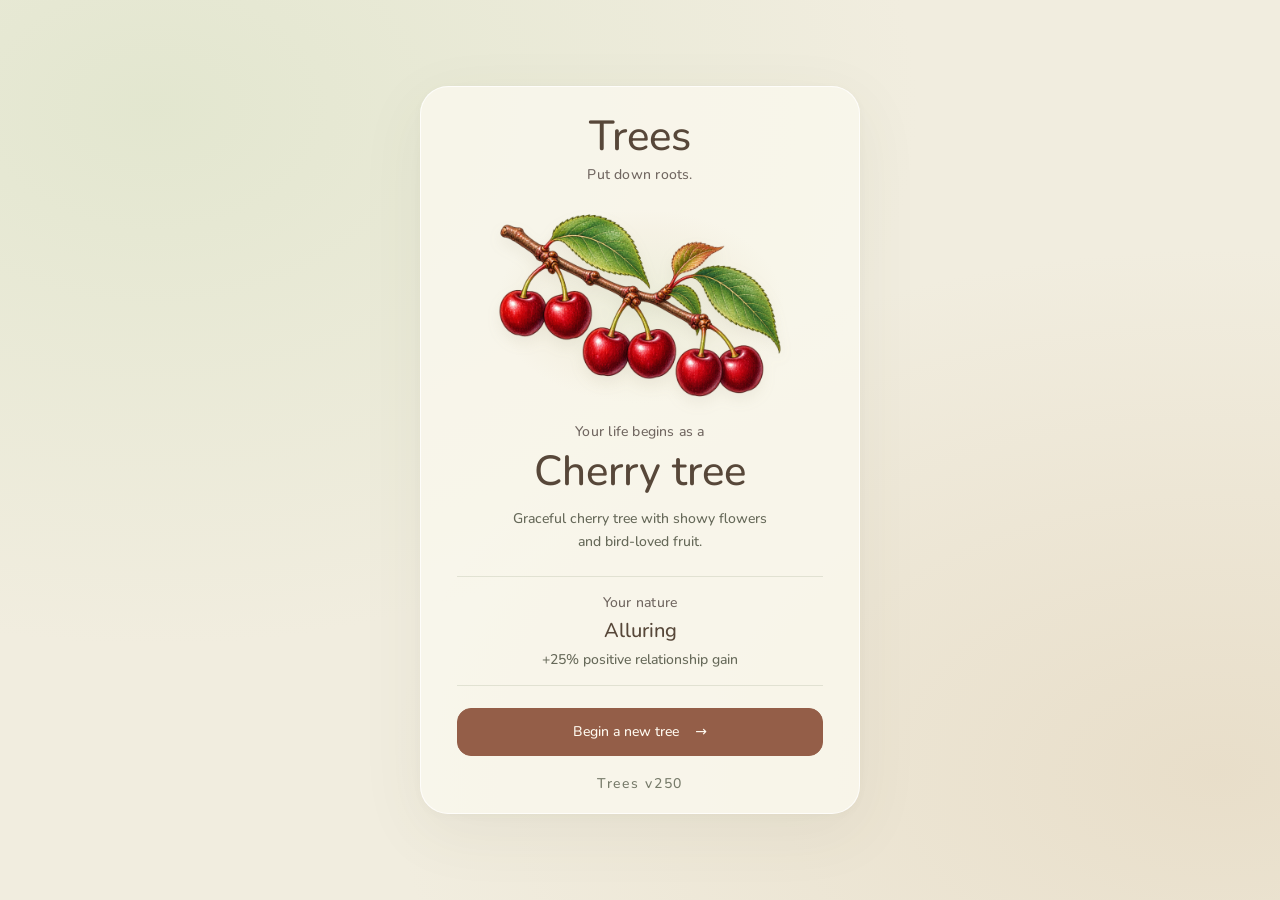
<file: index.html>
<!DOCTYPE html>
<html lang="en">
<head>
  <meta charset="UTF-8" />
  <meta name="viewport" content="width=device-width, initial-scale=1.0" />
  <title>Trees</title>
  <link rel="icon" href="data:," />
  <link rel="stylesheet" href="styles.css?rev=browser-autosave-v1" />
  <link rel="stylesheet" href="theme-light-rounded.css?rev=ominous-rumors-v1" />
</head>
<body class="theme-light-rounded">
  <div id="app">
    <main class="layout">
      <section class="left-panel panel" id="species-panel">
        <header class="intro-masthead"><span class="intro-wordmark">Trees</span><span class="botanical-kicker">Put down roots.</span></header>
        <section id="saved-game" class="saved-game hidden" aria-label="Saved game">
          <p><strong>Your tree is waiting</strong><span id="saved-game-summary"></span></p>
          <button id="continue-game" type="button">Continue</button>
        </section>
        <div id="species-list" class="species-list"></div>
        <button id="start-game" disabled>Begin a new tree</button>
        <div class="start-build">Trees v<span data-build-version>…</span></div>
      </section>

      <section class="center-panel panel game-panel hidden" id="game-panel">
        <div id="map-content" class="panel-content">
          <div class="map-frame">
            <div class="map-status" aria-label="Current game status">
              <div class="grove-time-pill" aria-label="Year 1, Spring, turn 1 of 4">
                <span id="season-progress-pie" class="season-progress-pie" data-season="spring" aria-hidden="true"></span>
                <strong class="season-progress-title">Year <span id="year">1</span><span aria-hidden="true"> · </span><span id="season">Spring</span></strong>
                <span id="season-progress-detail" class="season-progress-detail">Turn 1 of 4</span>
              </div>
              <button id="open-info" class="grove-notebook-button" type="button" aria-label="Open botanical notebook" title="Notebook"><span aria-hidden="true">📖</span></button>
              <button type="button" id="resource-info" class="grove-resource-pill" aria-label="Resources and health — tap for details">
                <span class="grove-resource grove-score" title="Score"><span aria-hidden="true">✦</span><strong id="score">0</strong></span>
                <span class="grove-resource grove-sun" title="Sunlight"><span aria-hidden="true">☀️</span><strong id="grove-sunlight">0</strong></span>
                <span class="grove-resource grove-water" title="Water"><span aria-hidden="true">💧</span><strong id="grove-water">0</strong></span>
                <span class="grove-resource grove-nutrient" title="Nutrients"><span aria-hidden="true">🌱</span><strong id="grove-nutrients">0</strong></span>
              <span class="grove-resource grove-health" title="Health" aria-label="Health"><span aria-hidden="true">❤️</span><strong id="grove-health">0</strong></span></button>
              <div class="grove-player-pill"><span>Life stage</span><strong id="life-stage">Seed</strong><span id="grove-player-species">Tree</span><span aria-hidden="true"> · </span><span>You</span></div>
              <div class="map-build">v<span data-build-version>…</span></div>
              <nav id="grove-minimap" class="grove-minimap" aria-label="Trees in the grove"></nav>
            </div>
            <canvas id="game-canvas" width="900" height="600" tabindex="0" aria-label="Grove view. Select a tree or visitor in the scene or use the fruit minimap above."></canvas>
          </div>
        </div>
      </section>

      <section class="right-panel panel game-panel hidden collapsible-panel" id="hud-panel">
        <button id="hud-minimize" class="panel-corner-toggle" type="button" aria-expanded="true" aria-label="Minimize status">−</button>
        <button id="hud-restore" class="panel-chip hidden" type="button">📊 Status</button>
        <div id="hud-content" class="panel-content">
        <div id="turn-end-banner" class="turn-end-banner hidden" aria-live="polite"></div>
        <div id="actions-list" class="actions-list"></div>
        <div class="dock-toolbar">
          <span id="actions-remaining" aria-live="polite"></span>
          <button id="open-actions" type="button">Future Actions</button>
          <button id="finish-turn" class="finish-turn-btn" type="button">End turn →</button>
        </div>
        <dialog id="detail-sheet" class="detail-sheet" aria-labelledby="sheet-title">
          <header class="sheet-header"><h2 id="sheet-title">Tree details</h2><button id="close-sheet" type="button" aria-label="Close details">Close</button></header>
          <div class="sheet-scroll">
            <section id="sheet-actions" hidden></section>
            <section id="sheet-info" hidden>
              <div id="species-badge" class="species-badge notebook-species"></div>
              <p class="notebook-score">Score <strong id="notebook-score">0</strong></p>
              <div id="growth-hint" class="growth-hint"></div>
        <div class="tree-inspector">
          <div class="tree-inspector-content">
        <div class="stats-container">
          <div class="stat-group" data-group="resources" aria-label="Resources">
            <div class="stat-group-content">
              <div class="stat-row" data-stat="sunlight" data-help="Leaves gather sunlight each turn. More leaves = more sunlight.">
                <span class="stat-icon">☀️</span>
                <span class="stat-name">Sunlight</span>
                <span class="stat-value" id="sunlight">0</span>
              </div>
              <div class="stat-row" data-stat="water" data-help="Trunk size determines water storage. Roots support uptake, stability, and networking.">
                <span class="stat-icon">💧</span>
                <span class="stat-name">Water</span>
                <span class="stat-value" id="water">0</span>
              </div>
              <div class="stat-row" data-stat="nutrients" data-help="Roots absorb nutrients. Allies boost nutrient gathering through fungal networks.">
                <span class="stat-icon">🌱</span>
                <span class="stat-name">Nutrients</span>
                <span class="stat-value" id="nutrients">0</span>
              </div>
              <div class="stat-divider" aria-hidden="true"></div>
              <div class="stat-row" data-stat="health" data-help="Health decreases from damage. At 0, you die and the run ends.">
                <span class="stat-icon">❤️</span>
                <span class="stat-name">Health</span>
                <span class="stat-value" id="health">0</span>
                <span class="stat-max" id="max-health">/ 0</span>
              </div>
              <div class="stat-row" data-stat="allies" data-help="Fungal allies boost nutrient gathering and provide other benefits.">
                <span class="stat-icon">🍄</span>
                <span class="stat-name">Allies</span>
                <span class="stat-value" id="allies">0</span>
              </div>
              <section class="offspring-stats hidden" id="offspring-stats">
                <h4 id="offspring-stats-summary">Offspring</h4>
                <div id="offspring-stats-list"></div>
              </section>
              <section class="season-guide" id="season-guide">
                <p id="season-guide-summary">Seasonal gathering</p>
                <div class="season-guide-grid" id="season-guide-grid"></div>
                <p>Nutrient gathering has no direct seasonal penalty.</p>
              </section>
            </div>
          </div>

          <div id="grove-relationships"></div>
          
          <div class="stat-group" data-group="structure" aria-label="Structure">
            <div class="stat-group-content">
              <div class="stat-row" data-stat="trunk" data-help="Fortifying the trunk increases max health, water storage, drought resistance, and bracing.">
                <span class="stat-icon">🪵</span>
                <span class="stat-name">Trunk level</span>
                <span class="stat-value" id="trunk">0</span>
              </div>
              <div class="stat-row" data-stat="height-growth" data-help="Extra trunk height gathers more sunlight and lets you shade shorter trees.">
                <span class="stat-icon">↟</span>
                <span class="stat-name">Height level</span>
                <span class="stat-value" id="height-growth">0</span>
              </div>
              <div class="stat-row" data-stat="brace-status" data-help="Fortify Trunk braces one added height level at a time.">
                <span class="stat-icon">🛡️</span>
                <span class="stat-name">Brace status</span>
                <span class="stat-value" id="brace-status">No added height</span>
              </div>
              <div class="stat-row" data-stat="spindly-growth" data-help="Each unbraced height level adds one damage in storms.">
                <span class="stat-icon">🌬️</span>
                <span class="stat-name">Storm exposure</span>
                <span class="stat-value" id="spindly-growth">None</span>
              </div>
              <div class="stat-row" data-stat="branches" data-help="More branches support more leaf clusters.">
                <span class="stat-icon">🌿</span>
                <span class="stat-name">Branches</span>
                <span class="stat-value" id="branches">0</span>
              </div>
              <div class="stat-row" data-stat="leaf-clusters" data-help="Leaf clusters gather sunlight. Exposed leaves gather more.">
                <span class="stat-icon">🍃</span>
                <span class="stat-name">Leaves</span>
                <span class="stat-value" id="leaf-clusters">0</span>
              </div>
              <div class="stat-row" data-stat="root-zones" data-help="Root zones improve nutrient uptake, storm stability, and fungal connection chances.">
                <span class="stat-icon">🌾</span>
                <span class="stat-name">Roots</span>
                <span class="stat-value" id="root-zones">0</span>
              </div>
            </div>
          </div>

          <div class="stat-group" data-group="preparations" aria-label="Defenses and preparations">
            <div class="stat-group-content">
              <div class="stat-row" data-stat="thorn-defense" data-help="Each thorn layer strengthens physical defense against fruit threats, conflict, and browsing animals.">
                <span class="stat-icon">🌵</span>
                <span class="stat-name">Thorn layers</span>
                <span class="stat-value" id="thorn-defense">0</span>
              </div>
              <div class="stat-row" data-stat="toxic-leaves" data-help="Each toxic-leaf layer strengthens chemical defense against fruit threats, pests, and herbivores.">
                <span class="stat-icon">☠️</span>
                <span class="stat-name">Toxic-leaf layers</span>
                <span class="stat-value" id="toxic-leaves">0</span>
              </div>
              <div class="stat-row" data-stat="crown-preparation" data-help="An interlaced crown closes clear paths used by poles, hooks, and nets.">
                <span class="stat-icon">🪢</span>
                <span class="stat-name">Crown paths</span>
                <span class="stat-value" id="crown-preparation">Open</span>
              </div>
              <div class="stat-row" data-stat="resin-preparation" data-help="Primed resin can flood the next serious saw wound and foul the blade.">
                <span class="stat-icon">🟠</span>
                <span class="stat-name">Resin reserve</span>
                <span class="stat-value" id="resin-preparation">Not primed</span>
              </div>
              <div class="stat-row" data-stat="grove-shelter" data-help="Shelter the Grove stores protection against the next damaging drought, storm, gale, or wildfire.">
                <span class="stat-icon">⛺</span>
                <span class="stat-name">Grove shelter</span>
                <span class="stat-value" id="grove-shelter">Not stored</span>
              </div>
              <div class="stat-row" data-stat="root-dominion" data-help="Root Dominion draws water and nutrients from one neighboring tree until released.">
                <span class="stat-icon">👑</span>
                <span class="stat-name">Root dominion</span>
                <span class="stat-value" id="root-dominion">Inactive</span>
              </div>
              <div class="stat-row" data-stat="watch-path" data-help="A prepared offspring can warn the grove through shared soil.">
                <span class="stat-icon">👁️</span>
                <span class="stat-name">Watch the Path</span>
                <span class="stat-value" id="watch-path">Unassigned</span>
              </div>
              <div class="stat-row" data-stat="stagger-harvest" data-help="A prepared offspring can spread fruit ripening across heights and times.">
                <span class="stat-icon">🗓️</span>
                <span class="stat-name">Stagger Harvest</span>
                <span class="stat-value" id="stagger-harvest">Unassigned</span>
              </div>
              <div class="stat-row" data-stat="close-approach" data-help="A prepared offspring can fill an open approach with low, dense growth.">
                <span class="stat-icon">🌿</span>
                <span class="stat-name">Close the Approach</span>
                <span class="stat-value" id="close-approach">Unassigned</span>
              </div>
              <div class="stat-row" data-stat="grove-response" data-help="Rouse the Grove coordinates all three offspring roles into one response.">
                <span class="stat-icon">🌲</span>
                <span class="stat-name">Grove response</span>
                <span class="stat-value" id="grove-response">Not prepared</span>
              </div>
            </div>
          </div>
          
          <div class="stat-group" data-group="reproduction" aria-label="Reproduction">
            <div class="stat-group-content">
              <div class="stat-row compact" data-stat="flowers" data-help="Flowers may become pollinated by insects, producing seeds.">
                <span class="stat-icon">🌸</span>
                <span class="stat-name">Flowers</span>
                <span class="stat-value" id="flowers">0</span>
              </div>
              <div class="stat-row compact" data-stat="pollinated" data-help="Pollinated flowers will develop into fruit and seeds.">
                <span class="stat-icon">🐝</span>
                <span class="stat-name">Flowers Pollinated</span>
                <span class="stat-value" id="pollinated">0</span>
              </div>
              <div class="stat-row compact" data-stat="developing" data-help="Developing fruit will become viable seeds.">
                <span class="stat-icon">🍎</span>
                <span class="stat-name">Fruit</span>
                <span class="stat-value" id="developing">0</span>
              </div>
              <div class="stat-row compact" data-stat="seeds" data-help="Seeds become viable in Spring and contribute to your score.">
                <span class="stat-icon">🌰</span>
                <span class="stat-name">Seeds</span>
                <span class="stat-value" id="seeds">0</span>
              </div>
              <div class="reproduction-history" aria-label="Flower and fruit history">
                <p><strong>Last flowering</strong><span id="last-flowering">Not yet recorded</span><small id="flowers-grown-total">0 flowers grown over this lifetime</small></p>
                <p><strong>Last fruit growth</strong><span id="last-fruit-set">Not yet recorded</span><small id="fruit-grown-total">0 fruit grown over this lifetime</small></p>
              </div>
            </div>
          </div>
          
        </div>

        <h3>Log</h3>
        <div id="log" class="log"></div>
          </div>
        </div>
            </section>
          </div>
        </dialog>
        </div>
      </section>
    </main>
  </div>

  <div id="feedback-container" class="feedback-container"></div>
  <div id="tooltip" class="tooltip hidden"></div>

  <div id="modal" class="modal hidden" role="dialog" aria-modal="true" aria-labelledby="modal-title">
    <div class="modal-card">
      <h2 id="modal-title">Message</h2>
      <div id="modal-body"></div>
      <button id="modal-button">Continue</button>
    </div>
  </div>

  <script>
    fetch('./version.json?ts=' + Date.now())
      .then(r => r.json())
      .then(data => {
        document.querySelectorAll('[data-build-version]').forEach(el => {
          if (typeof data.version !== 'undefined') el.textContent = data.version;
        });
      })
      .catch(() => {
        document.querySelectorAll('[data-build-version]').forEach(el => { el.textContent = 'unknown'; });
      });
  </script>
    <script type="module" src="main.js?rev=diplomacy-costs-v1"></script>
</body>
</html>
</file>
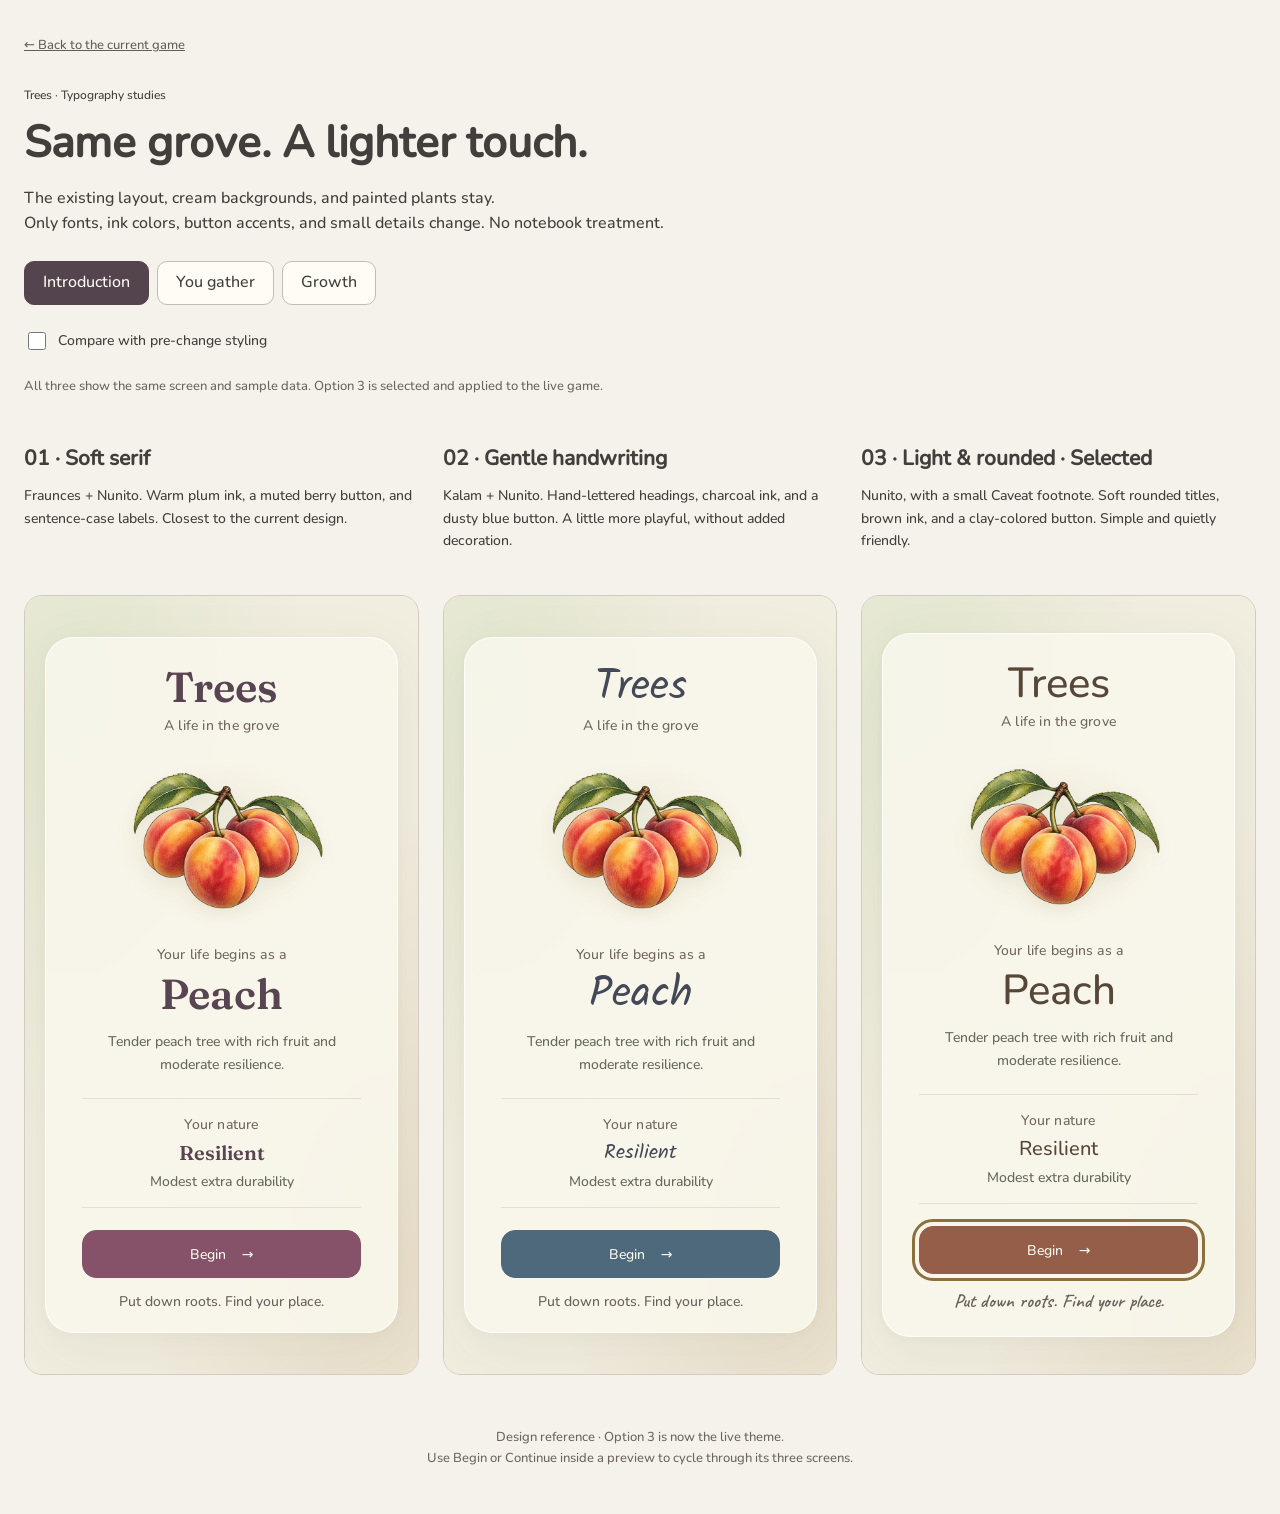
<file: design-studies/whimsy/index.html>
<!doctype html>
<html lang="en"><head><meta charset="utf-8"><meta name="viewport" content="width=device-width,initial-scale=1"><title>Trees · Small changes, three directions</title><link rel="icon" href="data:,"><link rel="stylesheet" href="study.css?rev=type-2"></head><body>
<header><a href="../../">← Back to the current game</a><p class="eyebrow">Trees · Typography studies</p><h1>Same grove. A lighter touch.</h1><p>The existing layout, cream backgrounds, and painted plants stay.<br>Only fonts, ink colors, button accents, and small details change. No notebook treatment.</p>
<div class="controls" aria-label="Preview screens"><button data-screen="intro" aria-pressed="true">Introduction</button><button data-screen="gathering" aria-pressed="false">You gather</button><button data-screen="growth" aria-pressed="false">Growth</button></div>
<label class="compare"><input type="checkbox" id="original"> Compare with pre-change styling</label><p class="hint">All three show the same screen and sample data. Option 3 is selected and applied to the live game.</p></header>
<main>
<article><h2>01 · Soft serif</h2><p>Fraunces + Nunito. Warm plum ink, a muted berry button, and sentence-case labels. Closest to the current design.</p><iframe title="Soft serif preview" data-theme="serif" src="preview.html?theme=serif&amp;screen=intro&amp;rev=2"></iframe></article>
<article><h2>02 · Gentle handwriting</h2><p>Kalam + Nunito. Hand-lettered headings, charcoal ink, and a dusty blue button. A little more playful, without added decoration.</p><iframe title="Gentle handwriting preview" data-theme="hand" src="preview.html?theme=hand&amp;screen=intro&amp;rev=2"></iframe></article>
<article><h2>03 · Light & rounded · Selected</h2><p>Nunito, with a small Caveat footnote. Soft rounded titles, brown ink, and a clay-colored button. Simple and quietly friendly.</p><iframe title="Light and rounded preview" data-theme="rounded" src="preview.html?theme=rounded&amp;screen=intro&amp;rev=2"></iframe></article>
</main><footer>Design reference · Option 3 is now the live theme.<br>Use Begin or Continue inside a preview to cycle through its three screens.</footer>
<script>
let screen='intro';
function refresh(){document.querySelectorAll('iframe').forEach(f=>{f.src=`preview.html?theme=${document.querySelector('#original').checked?'current':f.dataset.theme}&screen=${screen}&rev=2`;});}
document.querySelectorAll('[data-screen]').forEach(b=>b.onclick=()=>{screen=b.dataset.screen;document.querySelectorAll('[data-screen]').forEach(x=>x.setAttribute('aria-pressed',String(x===b)));refresh();});
document.querySelector('#original').onchange=refresh;
</script></body></html>
</file>
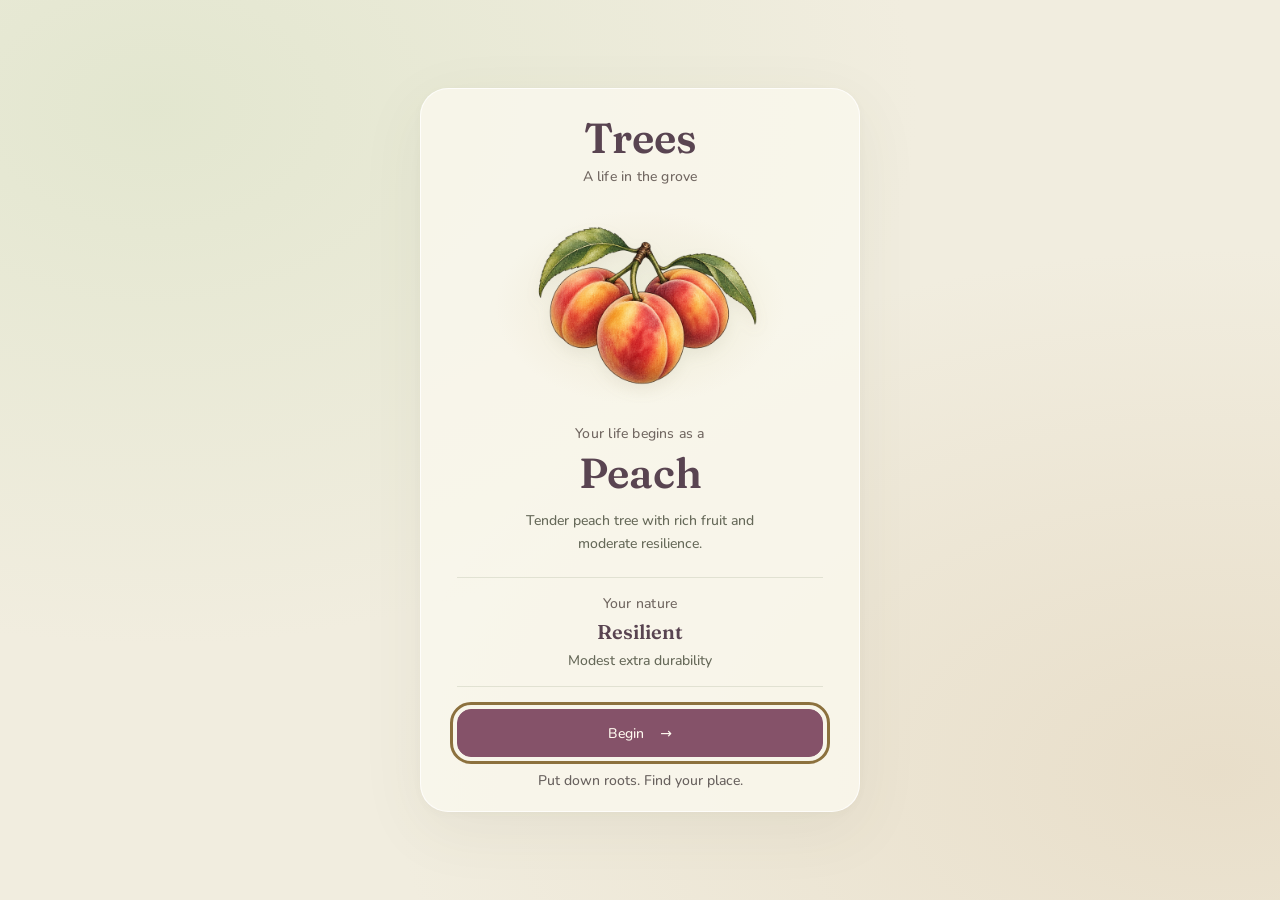
<file: design-studies/whimsy/preview.html>
<!doctype html><html lang="en"><head><meta charset="utf-8"><meta name="viewport" content="width=device-width,initial-scale=1"><base href="../../"><title>Trees style preview</title><link rel="icon" href="data:,"><link rel="stylesheet" href="styles.css?rev=botanical-gathering-v1"><link rel="stylesheet" href="design-studies/whimsy/preview.css?rev=type-2"></head><body>
<div id="app"><main class="layout"><section class="left-panel panel" id="species-panel"><header class="intro-masthead"><span class="intro-wordmark">Trees</span><span class="botanical-kicker">A life in the grove</span></header><div id="species-list" class="species-list"></div><button id="start-game">Begin</button><p class="intro-footnote">Put down roots. Find your place.</p></section></main></div>
<div id="modal" class="modal hidden" role="dialog" aria-modal="true" aria-labelledby="modal-title"><div class="modal-card"><p id="modal-kicker" class="botanical-kicker"></p><h2 id="modal-title"></h2><div id="modal-body"></div><button id="modal-button">Continue</button></div></div>
<script type="module">
import {SPECIES} from './core/species.js';
import {LIFE_STAGES,SEASONS} from './core/constants.js';
import {renderSpeciesSummary} from './ui/species.js';
import {renderResourcePhaseBody} from './ui/resources.js';
import {renderGrowthChapter,openModalSurface} from './ui/modal.js';
const params=new URLSearchParams(location.search);document.body.dataset.theme=params.get('theme')||'serif';
const $=s=>document.querySelector(s);$('#species-list').innerHTML=renderSpeciesSummary('Peach',SPECIES.Peach,{reveal:true});
let closeModal;
function show(screen){
 closeModal?.();closeModal=null;
 if(screen==='intro'){$('#start-game').focus({preventScroll:true});return;}
 const growth=screen==='growth';
 $('#modal-title').textContent=growth?'Seedling':'You Gather';
 $('#modal-body').innerHTML=growth?renderGrowthChapter(LIFE_STAGES[2],'Peach',LIFE_STAGES,'<div class="action-unlock"><strong>Grow Taller</strong>Reach higher into the light.</div>',{leafClusters:3}):renderResourcePhaseBody({state:{selectedSpecies:'Peach',sunlight:8,water:7,nutrients:5,actions:3,leafClusters:3,trunk:1,rootZones:2},gains:{season:SEASONS[0],exposure:1,sunlightGain:3,waterGain:2,nutrientGain:1,capacities:{sunlight:33,water:28,nutrients:18}}});
 closeModal=openModalSurface({modal:$('#modal')},{kind:screen,eyebrow:growth?'A new chapter · 3 of 7':'Year 1 · Spring'});
 $('#modal-button').textContent=growth?'Keep growing':'Continue';$('#modal-button').onclick=()=>show(growth?'intro':'growth');$('#modal-button').focus({preventScroll:true});
}
$('#start-game').onclick=()=>show('gathering');show(params.get('screen')||'intro');
</script></body></html>
</file>
<file: styles.css>
:root {
  --ui-font-floor: 14px;
  --bg: #111318;
  --panel: #1b1f28;
  --panel-alt: #222735;
  --text: #eceff4;
  --muted: #9aa3b2;
  --accent: #7dd3fc;
  --good: #86efac;
  --warn: #fbbf24;
  --bad: #fca5a5;
  --sun: #fbbf24;
  --water: #60a5fa;
  --nutrient: #a3e635;
}

/* Compact relationship ledger in the botanical notebook. */
#sheet-info .grove-relationships {
  margin: 0 0 16px;
  padding: 0 0 16px;
  border-bottom: 1px solid #9c8c6b44;
}
#sheet-info .grove-relationships > h3 {
  margin: 0 0 5px;
  color: #594b40;
  font: 500 25px/1.25 Georgia, 'Times New Roman', serif;
}
#sheet-info .relationship-intro {
  margin: 0 0 15px;
  color: #6b685e;
  font-size: var(--ui-font-floor);
  line-height: 1.5;
}
#sheet-info .relationship-balance {
  display: grid;
  grid-template-columns: repeat(2, minmax(0, 1fr));
  gap: 9px;
  margin-bottom: 18px;
}
#sheet-info .relationship-balance > p {
  min-width: 0;
  margin: 0;
  padding: 11px 12px;
  border: 1px solid #8b876f44;
  border-radius: 12px;
  background: #fffdf6b8;
}
#sheet-info .relationship-balance span {
  display: block;
  margin-bottom: 4px;
  color: #767265;
  font-size: var(--ui-font-floor);
  font-weight: 800;
  letter-spacing: .08em;
  line-height: 1.25;
  text-transform: uppercase;
}
#sheet-info .relationship-balance strong {
  display: block;
  color: #485548;
  font-size: var(--ui-font-floor);
  line-height: 1.45;
}
#sheet-info .relationship-pressure strong { color: #805847; }
#sheet-info .relationship-list-title {
  margin: 17px 0 8px;
  color: #716b5e;
  font-size: var(--ui-font-floor);
  font-weight: 900;
  letter-spacing: .11em;
  text-transform: uppercase;
}
#sheet-info .relationship-card {
  margin-bottom: 15px;
  overflow: hidden;
  border: 1px solid #78836a55;
  border-radius: 14px;
  background: #fffdf7c9;
  box-shadow: 0 3px 10px #584d3918;
}
#sheet-info .relationship-card-rival { border-color: #9d715d66; }
#sheet-info .relationship-card-header {
  display: flex;
  align-items: flex-start;
  justify-content: space-between;
  gap: 10px;
  padding: 13px 14px 11px;
  border-bottom: 1px solid #817e6a38;
  background: linear-gradient(110deg, #eef1e6c9, #fffdf8a3);
}
#sheet-info .relationship-card-rival .relationship-card-header { background: linear-gradient(110deg, #f3e9dfd4, #fffdf8a3); }
#sheet-info .relationship-card-header > div { min-width: 0; }
#sheet-info .relationship-card-header h4 {
  margin: 0 0 2px;
  color: #4c584a;
  font: 700 21px/1.2 Georgia, 'Times New Roman', serif;
}
#sheet-info .relationship-card-rival .relationship-card-header h4 { color: #745346; }
#sheet-info .relationship-card-header p {
  margin: 0;
  color: #747166;
  font-size: var(--ui-font-floor);
  line-height: 1.4;
}
#sheet-info .relationship-card-header > strong {
  flex: 0 0 auto;
  max-width: 128px;
  padding-top: 2px;
  color: #416343;
  font-size: var(--ui-font-floor);
  line-height: 1.3;
  text-align: right;
}
#sheet-info .relationship-card-rival .relationship-card-header > strong { color: #7d4c3b; }
#sheet-info .relationship-card-rows { padding: 3px 14px 6px; }
#sheet-info .relationship-card-rows > p {
  display: grid;
  grid-template-columns: 112px minmax(0, 1fr);
  gap: 9px;
  margin: 0;
  padding: 9px 0;
  border-bottom: 1px solid #817e6a22;
  color: #50554d;
  font-size: var(--ui-font-floor);
  line-height: 1.45;
}
#sheet-info .relationship-card-rows > p:last-child { border-bottom: 0; }
#sheet-info .relationship-card-rows b { color: #6b685d; }
#sheet-info .relationship-card-rows em { color: #426844; font-style: normal; font-weight: 750; }
#sheet-info .relationship-card-rival .relationship-card-rows em { color: #8a4f3f; }
#sheet-info .relationship-empty { margin: 0; color: #777064; font-size: var(--ui-font-floor); line-height: 1.5; }

@media (max-width: 430px) {
  #sheet-info .relationship-card-header > strong { max-width: 105px; }
  #sheet-info .relationship-card-rows > p { grid-template-columns: 105px minmax(0, 1fr); }
}

* { box-sizing: border-box; }
body {
  margin: 0;
  font-family: Inter, system-ui, sans-serif;
  background: var(--bg);
  color: var(--text);
}
small,
button,
input,
select,
textarea {
  font-family: inherit;
  font-size: var(--ui-font-floor);
}
button {
  background: var(--accent);
  color: #09111b;
  border: none;
  border-radius: 10px;
  padding: 10px 14px;
  font-weight: 700;
  cursor: pointer;
}
button:disabled { opacity: 0.45; cursor: not-allowed; }
.neighbor-choices {
  display: flex;
  flex-direction: column;
  gap: 8px;
  margin-top: 14px;
}
.neighbor-choice {
  display: grid;
  grid-template-columns: auto minmax(0, 1fr);
  align-items: center;
  gap: 10px;
  width: 100%;
  text-align: left;
}
.neighbor-choice-copy {
  display: flex;
  min-width: 0;
  flex-direction: column;
  align-items: flex-start;
}
.neighbor-choice-fruit {
  width: 38px;
  height: 38px;
  object-fit: contain;
}
.neighbor-choice-label {
  font-size: var(--ui-font-floor);
  line-height: 1.25;
}
.neighbor-choice-description {
  margin-top: 3px;
  font-size: var(--ui-font-floor);
  font-weight: 550;
  line-height: 1.35;
  opacity: 0.78;
}
.neighbor-choice-group {
  display: grid;
  gap: 2px;
  padding: 9px 4px 2px;
  color: #3f583b;
}
.neighbor-choice-group-title {
  font-size: .9rem;
  letter-spacing: .025em;
}
.neighbor-choice-group-description {
  color: #66715f;
  font-size: var(--ui-font-floor);
  line-height: 1.35;
}
.neighbor-choice-group-block {
  display: flex;
  flex-direction: column;
  gap: 7px;
  padding: 10px;
  border: 1px solid #8d9d7838;
  border-radius: 16px;
  background: #f3f0e6a8;
}
.neighbor-choice-group-block .neighbor-choice-group { padding: 0 4px 4px; }
.neighbor-choice:disabled {
  background: #718096;
  color: #e2e8f0;
  opacity: 0.58;
}
.start-build {
  margin-top: 10px;
  color: var(--muted);
  font-size: var(--ui-font-floor);
  text-align: center;
  letter-spacing: 0.04em;
}
#app { max-width: 1400px; margin: 0 auto; padding: 16px; }
.layout {
  display: grid;
  grid-template-columns: 280px 1fr 340px;
  gap: 16px;
  margin-top: 0;
}
#game-panel.center-panel {
  position: fixed;
  top: 8px;
  left: max(16px, calc((100vw - 1400px) / 2 + 16px));
  width: min(calc(100vw - 388px), 1028px);
  z-index: 100;
}
.right-panel {
  grid-column: 3;
}
.panel {
  background: var(--panel);
  border-radius: 16px;
  padding: 16px;
  box-shadow: 0 10px 30px rgba(0,0,0,0.25);
}
.collapsible-panel {
  position: relative;
}
.panel-corner-toggle {
  position: absolute;
  top: 10px;
  right: 10px;
  width: 28px;
  height: 28px;
  padding: 0;
  border-radius: 999px;
  background: rgba(17, 19, 24, 0.78);
  color: var(--text);
  border: 1px solid rgba(255,255,255,0.14);
  display: inline-flex;
  align-items: center;
  justify-content: center;
  font-size: 18px;
  line-height: 1;
  z-index: 3;
}
.panel-corner-toggle:hover:not(:disabled) {
  background: rgba(34, 39, 53, 0.95);
}
.panel-chip {
  display: inline-flex;
  align-items: center;
  gap: 6px;
  padding: 6px 10px;
  border-radius: 999px;
  background: rgba(34, 39, 53, 0.96);
  color: var(--text);
  border: 1px solid rgba(255,255,255,0.12);
  font-size: var(--ui-font-floor);
  font-weight: 600;
}
.panel-content {
  min-width: 0;
}
.panel-collapsed {
  padding: 10px;
  min-height: auto;
  background: transparent;
  box-shadow: none;
}
.panel-collapsed .panel-chip {
  display: inline-flex;
}
.species-list, .actions-list {
  display: flex; flex-direction: column; gap: 10px; margin-bottom: 14px;
}
.context-command {
  display: grid;
  gap: 10px;
}
.context-command-heading {
  display: flex;
  align-items: center;
  justify-content: space-between;
  gap: 10px;
  padding: 10px 12px;
  border: 1px solid rgba(73, 64, 45, 0.13);
  border-radius: 12px;
  background: rgba(255,255,255,0.31);
}
.context-command-heading > div {
  display: grid;
  min-width: 0;
}
.context-command-heading strong {
  overflow: hidden;
  color: #344f39;
  font: 700 17px/1.2 Georgia, 'Times New Roman', serif;
  text-overflow: ellipsis;
  white-space: nowrap;
}
.context-command-heading small {
  overflow: hidden;
  margin-top: 2px;
  color: var(--muted);
  font-size: var(--ui-font-floor);
  text-overflow: ellipsis;
  white-space: nowrap;
}
.context-kicker {
  color: var(--muted);
  font-size: var(--ui-font-floor);
  font-weight: 800;
  letter-spacing: 0.12em;
  text-transform: uppercase;
}
.context-reset {
  flex: 0 0 auto;
  padding: 7px 9px;
  border-color: rgba(70,106,77,.28);
  color: #3d6044;
  background: rgba(70,106,77,.08);
  font-size: var(--ui-font-floor);
}
.context-shortlist {
  display: grid;
  grid-template-columns: repeat(auto-fit, minmax(92px, 1fr));
  gap: 8px;
}
.context-action {
  display: grid;
  grid-template-rows: auto 1fr auto;
  justify-items: start;
  min-width: 0;
  min-height: 92px;
  padding: 10px;
  border: 1px solid rgba(70,106,77,.25);
  border-radius: 12px;
  color: #2f4634;
  background: rgba(224, 230, 205, .7);
  box-shadow: 0 5px 14px rgba(57,49,34,.06);
  text-align: left;
}
.context-action:hover,
.context-action:focus-visible {
  border-color: rgba(70,106,77,.75);
  background: rgba(214, 226, 194, .94);
  transform: translateY(-1px);
}
.context-action-icon { font-size: 20px; line-height: 1; }
.context-action > strong {
  align-self: center;
  font-size: var(--ui-font-floor);
  line-height: 1.18;
}
.context-action .action-costs {
  gap: 3px;
  margin: 5px 0 0;
}
.context-action .cost {
  padding: 3px 4px;
  border: 0;
  background: rgba(255,255,255,.48);
}
.context-action .cost-icon { font-size: var(--ui-font-floor); }
.context-action .cost-number { display: block; min-width: 0; }
.context-action .cost-number strong { font-size: var(--ui-font-floor); }
.context-action .cost-number small { display: none; }
.context-empty {
  grid-column: 1 / -1;
  margin: 0;
  padding: 13px;
  border-radius: 10px;
  color: var(--muted);
  background: rgba(255,255,255,.24);
  font-size: var(--ui-font-floor);
}
.all-actions,
.tree-inspector {
  overflow: hidden;
  border: 1px solid rgba(73,64,45,.12);
  border-radius: 12px;
  background: rgba(255,255,255,.2);
}
.all-actions > summary,
.tree-inspector > summary {
  display: flex;
  align-items: center;
  justify-content: space-between;
  gap: 10px;
  padding: 11px 12px;
  cursor: pointer;
  color: #4a5d47;
  font-size: var(--ui-font-floor);
  font-weight: 800;
  list-style: none;
}
.all-actions > summary::-webkit-details-marker,
.tree-inspector > summary::-webkit-details-marker { display: none; }
.all-actions > summary::after,
.tree-inspector > summary::after { content: '＋'; color: #65715f; }
.all-actions[open] > summary::after,
.tree-inspector[open] > summary::after { content: '−'; }
.all-actions > summary span {
  margin-left: auto;
  color: var(--muted);
  font-weight: 600;
}
.all-actions-catalog,
.tree-inspector-content { padding: 0 10px 10px; }
.tree-inspector { margin-top: 12px; }
.tree-inspector .post-actions-status { margin-top: 8px; }
.species-card, .action-card {
  background: var(--panel-alt);
  border: 1px solid rgba(255,255,255,0.08);
  border-radius: 12px;
  padding: 12px;
}
.action-card {
  transition: opacity 0.2s, border-color 0.2s, transform 0.1s;
}
.action-card:hover:not(.disabled) {
  border-color: var(--accent);
}
.action-card.disabled {
  opacity: 0.5;
  border-color: rgba(255,255,255,0.04);
}
.action-state {
  margin: -2px 0 9px;
  padding: 6px 8px;
  border-left: 2px solid rgba(251, 191, 36, 0.55);
  border-radius: 0 6px 6px 0;
  background: rgba(251, 191, 36, 0.07);
  color: #f4d58a;
  font-size: var(--ui-font-floor);
  line-height: 1.35;
}
.action-header {
  display: flex;
  align-items: center;
  gap: 10px;
  margin-bottom: 8px;
}
.action-header h4,
.action-title {
  margin: 0;
  flex: 1;
  text-align: left;
}
.action-icon {
  margin-left: auto;
  flex: 0 0 auto;
  text-align: right;
}
.prereq-missing {
  font-size: var(--ui-font-floor);
  color: var(--bad);
  background: rgba(252, 165, 165, 0.1);
  padding: 2px 6px;
  border-radius: 4px;
}
.action-costs {
  display: flex;
  gap: 6px;
  margin-bottom: 10px;
  flex-wrap: wrap;
}
.cost {
  display: inline-grid;
  grid-template-columns: auto auto;
  align-items: center;
  gap: 4px;
  padding: 5px 7px;
  border: 1px solid rgba(255,255,255,0.07);
  border-radius: 8px;
  background: rgba(255,255,255,0.05);
  line-height: 1;
}
.cost-icon {
  font-size: 15px;
}
.cost-number {
  display: grid;
  gap: 1px;
  min-width: 22px;
  text-align: center;
}
.cost-number strong {
  font: 700 var(--ui-font-floor)/1 ui-monospace, SFMono-Regular, Menlo, monospace;
}
.cost-number small {
  font-size: var(--ui-font-floor);
  line-height: 1;
  letter-spacing: 0.03em;
  text-transform: uppercase;
  opacity: 0.68;
}
.cost.res-sun { color: var(--sun); }
.cost.res-water { color: var(--water); }
.cost.res-nutrient { color: var(--nutrient); }
.cost.res-low {
  color: var(--bad);
  background: rgba(252, 165, 165, 0.15);
}
.cost.res-low {
  border-color: rgba(252,165,165,0.32);
}
.phase-indicator {
  display: flex;
  align-items: center;
  gap: 12px;
  margin-bottom: 8px;
  padding: 8px 0;
}
.phase-badge {
  font-size: var(--ui-font-floor);
  font-weight: 700;
  letter-spacing: 0.5px;
  padding: 4px 10px;
  border-radius: 20px;
}
.phase-badge.action-phase {
  background: rgba(125, 211, 252, 0.2);
  color: var(--accent);
}
.phase-badge.event-phase {
  background: rgba(251, 191, 36, 0.2);
  color: var(--warn);
}
.phase-hint {
  color: var(--muted);
  font-size: var(--ui-font-floor);
}
.finish-turn-btn {
  width: 100%;
  margin: 0 0 10px;
  background: transparent;
  border: 1px solid var(--accent);
  color: var(--accent);
}
.finish-turn-btn:hover:not(:disabled) {
  background: rgba(125, 211, 252, 0.1);
}
.finish-turn-btn.hidden {
  display: none;
}
.species-card.selected { outline: 2px solid var(--accent); }
.species-card h3, .action-card h4, h2, h3 { margin-top: 0; }
canvas {
  width: 100%; height: auto; background: #111; border-radius: 12px; display: block;
}
.map-frame {
  position: relative;
}
.map-status {
  position: absolute;
  top: 10px;
  left: 10px;
  right: 10px;
  z-index: 2;
  display: grid;
  grid-template-columns: repeat(4, minmax(0, 1fr)) auto;
  align-items: center;
  gap: 8px;
  padding: 7px 10px;
  border: 1px solid rgba(255,255,255,0.22);
  border-radius: 10px;
  color: rgba(255,255,255,0.92);
  background: rgba(17, 19, 24, 0.68);
  box-shadow: 0 4px 14px rgba(0,0,0,0.2);
  backdrop-filter: blur(7px);
  pointer-events: none;
}
#game-canvas { cursor: pointer; }
#game-canvas:focus-visible { outline: 2px solid var(--accent); outline-offset: 3px; }
.map-explorer {
  position: fixed;
  inset: 0;
  z-index: 2000;
  display: grid;
  place-items: center;
  padding: 18px;
  background: rgba(5, 7, 10, .82);
}
.map-explorer-shell {
  width: min(1180px, 100%);
  min-width: 0;
  max-height: calc(100vh - 36px);
  box-sizing: border-box;
  overflow: hidden;
  padding: 14px;
  border: 1px solid rgba(255,255,255,.16);
  border-radius: 16px;
  background: var(--panel);
  box-shadow: 0 24px 80px rgba(0,0,0,.55);
}
.map-explorer-header { display: flex; align-items: start; justify-content: space-between; gap: 16px; margin-bottom: 10px; }
.map-explorer-header h2 { margin: 0 0 3px; }
.map-explorer-header p { margin: 0; color: var(--muted); font-size: var(--ui-font-floor); }
.map-explorer-controls { display: flex; align-items: center; justify-content: flex-end; gap: 6px; flex: 0 0 auto; }
.map-explorer-controls button { min-width: 36px; height: 36px; padding: 0 10px; border-radius: 999px; font-size: 18px; line-height: 1; }
.map-explorer-controls #map-explorer-reset { font-size: var(--ui-font-floor); }
#map-explorer-close { font-size: 24px; }
#map-explorer-zoom-label { min-width: 46px; color: var(--text); font-size: var(--ui-font-floor); font-variant-numeric: tabular-nums; text-align: center; }
.map-explorer-viewport {
  width: 100%;
  min-width: 0;
  max-width: 100%;
  box-sizing: border-box;
  height: min(76vh, 760px);
  overflow: auto;
  border-radius: 12px;
  background: #111;
  cursor: grab;
  overscroll-behavior: contain;
  touch-action: none;
}
.map-explorer-open { overflow: hidden; }
.map-explorer-viewport.dragging { cursor: grabbing; user-select: none; }
.map-explorer-viewport canvas { width: 4096px; height: 1200px; max-width: none; border-radius: 0; }
.map-explorer-viewport canvas.zoom-preview { will-change: transform; }
.map-stat {
  display: flex;
  align-items: baseline;
  justify-content: center;
  gap: 6px;
  min-width: 0;
  white-space: nowrap;
}
.map-stat span {
  color: rgba(255,255,255,0.62);
  font-size: var(--ui-font-floor);
  text-transform: uppercase;
  letter-spacing: 0.06em;
}
.map-stat strong {
  overflow: hidden;
  text-overflow: ellipsis;
  font-size: var(--ui-font-floor);
}
.map-build {
  color: rgba(255,255,255,0.5);
  font: var(--ui-font-floor) ui-monospace, SFMono-Regular, Menlo, monospace;
}
.panel-collapsed canvas {
  display: none;
}

.actions-heading-count {
  color: var(--accent);
  font-size: 0.66em;
  font-weight: 650;
  white-space: nowrap;
}
.actions-heading-count.no-actions {
  color: var(--warn);
}
.growth-hint {
  margin-bottom: 10px;
  padding: 10px 12px;
  border: 1px solid rgba(134, 239, 172, 0.18);
  border-radius: 9px;
  background: rgba(134, 239, 172, 0.07);
  color: #bbf7d0;
  font-size: var(--ui-font-floor);
  line-height: 1.4;
}
.actions-header { margin-bottom: 10px; }
.action-resource-strip {
  display: flex;
  align-items: center;
  gap: 6px;
  margin: -2px 0 10px;
  padding: 7px 9px;
  border: 1px solid rgba(125,211,252,0.14);
  border-radius: 9px;
  background: rgba(125,211,252,0.055);
  font-size: var(--ui-font-floor);
}
.action-resource-label {
  margin-right: auto;
  color: var(--muted);
  font-size: var(--ui-font-floor);
  font-weight: 700;
  letter-spacing: 0.04em;
  text-transform: uppercase;
}
.action-resource-total {
  display: inline-flex;
  align-items: center;
  gap: 2px;
  min-width: 40px;
  font-size: var(--ui-font-floor);
}
.action-resource-total strong {
  font: 750 14px/1 ui-monospace, SFMono-Regular, Menlo, monospace;
}
.action-resource-total.res-sun { color: var(--sun); }
.action-resource-total.res-water { color: var(--water); }
.action-resource-total.res-nutrient { color: var(--nutrient); }
.action-resource-total.res-health {
  min-width: 52px;
  color: #f6a6a6;
  border-left: 1px solid rgba(255,255,255,0.12);
  padding-left: 7px;
}
.post-actions-status {
  margin-top: 22px;
  padding-top: 18px;
  border-top: 1px solid rgba(255,255,255,0.09);
}

.threat-status {
  border-radius: 8px;
  padding: 0.5rem 0.65rem;
}

.threat-growing {
  background: rgba(157, 72, 42, 0.12);
  color: #f1aa85;
}

.threat-solved {
  background: rgba(56, 118, 71, 0.12);
  color: #9bd4a7;
}
.grove-effect {
  display: block;
  grid-column: 4;
  margin-top: 3px;
  font-size: var(--ui-font-floor);
  line-height: 1.35;
}
.resource-factors {
  display: flex;
  grid-column: 4;
  flex-wrap: wrap;
  gap: 4px;
  margin-top: 3px;
}
.resource-factor {
  padding: 3px 6px;
  border: 1px solid rgba(255,255,255,0.08);
  border-radius: 999px;
  background: rgba(255,255,255,0.045);
  font-size: var(--ui-font-floor);
  line-height: 1.25;
}
.resource-factor.positive {
  border-color: rgba(134,239,172,0.22);
  background: rgba(134,239,172,0.08);
  color: #9bd4a7;
}
.resource-factor.negative {
  border-color: rgba(252,165,165,0.24);
  background: rgba(252,165,165,0.08);
  color: #f1aa85;
}
.resource-factor.neutral { color: var(--muted); }
.grove-effect.positive { color: #9bd4a7; }
.grove-effect.negative { color: #f1aa85; }
.grove-effect.neutral { color: var(--muted); }
.unavailable-actions {
  padding-top: 4px;
}
.unavailable-actions > h4 {
  margin: 2px 0 8px;
  color: var(--muted);
  font-size: var(--ui-font-floor);
  font-weight: 700;
  letter-spacing: 0.04em;
  text-transform: uppercase;
}
.unavailable-actions-list {
  display: flex;
  flex-direction: column;
  gap: 7px;
}
.unavailable-action {
  padding: 9px 10px;
  border-left: 2px solid rgba(255,255,255,0.12);
  border-radius: 0 7px 7px 0;
  background: rgba(255,255,255,0.025);
  color: var(--muted);
  opacity: 0.66;
}
.unavailable-action-title {
  display: flex;
  justify-content: space-between;
  gap: 8px;
  color: var(--text);
  font-size: var(--ui-font-floor);
}
.unavailable-action p {
  margin: 4px 0;
  font-size: var(--ui-font-floor);
  line-height: 1.35;
}
.unavailable-action .action-costs {
  margin: 6px 0 4px;
}
.unavailable-reason {
  color: var(--bad);
}
.action-unlock {
  margin: 12px 0 0;
  padding: 10px 12px;
  border-left: 3px solid var(--good);
  border-radius: 0 8px 8px 0;
  background: rgba(134, 239, 172, 0.08);
}
.turn-end-banner {
  margin: -4px 0 16px;
  padding: 12px 14px;
  border-radius: 10px;
  border: 1px solid rgba(251, 191, 36, 0.4);
  background: linear-gradient(90deg, rgba(251, 191, 36, 0.18), rgba(251, 191, 36, 0.08));
  color: #fde68a;
  font-weight: 600;
  line-height: 1.35;
}
.turn-end-banner.hidden {
  display: none;
}
.turn-end-banner strong {
  color: #fef3c7;
}

/* Grouped Stats */
.stats-container {
  display: flex;
  flex-direction: column;
  gap: 12px;
  margin-bottom: 18px;
}
.stat-group {
  background: rgba(0,0,0,0.2);
  border-radius: 10px;
  overflow: hidden;
}
.stat-group-title {
  margin: 0;
  padding: 10px 12px;
  font-size: var(--ui-font-floor);
  font-weight: 700;
  text-transform: uppercase;
  letter-spacing: 0.5px;
  color: var(--muted);
  background: rgba(255,255,255,0.03);
  cursor: pointer;
  user-select: none;
  display: flex;
  align-items: center;
  gap: 6px;
}
.stat-group-title:hover {
  background: rgba(255,255,255,0.06);
}
.stat-group-title::after {
  content: '▼';
  margin-left: auto;
  font-size: var(--ui-font-floor);
  transition: transform 0.2s;
}
.stat-group.collapsed .stat-group-title::after {
  transform: rotate(-90deg);
}
.stat-group.collapsed .stat-group-content {
  display: none;
}
.stat-group-content {
  padding: 8px 12px;
}
.stat-divider {
  height: 1px;
  margin: 8px 0;
  background: linear-gradient(90deg, transparent, rgba(255,255,255,0.16), transparent);
}
.stat-row {
  display: flex;
  align-items: center;
  gap: 8px;
  padding: 6px 0;
  border-bottom: 1px solid rgba(255,255,255,0.05);
  cursor: help;
  transition: background 0.15s;
}
.stat-row:last-child {
  border-bottom: none;
}
.stat-row:hover {
  background: rgba(255,255,255,0.03);
  margin: 0 -12px;
  padding-left: 12px;
  padding-right: 12px;
}
.stat-row.compact {
  padding: 4px 0;
}
.stat-icon {
  font-size: var(--ui-font-floor);
  width: 20px;
  text-align: center;
}
.stat-name {
  flex: 1;
  font-size: var(--ui-font-floor);
}
.stat-value {
  font-weight: 700;
  font-size: var(--ui-font-floor);
  min-width: 30px;
  text-align: right;
}
.stat-max {
  font-size: var(--ui-font-floor);
  color: var(--muted);
}
.season-guide {
  margin-top: 8px;
  padding-top: 7px;
  border-top: 1px solid rgba(255,255,255,0.08);
  color: var(--muted);
  font-size: var(--ui-font-floor);
}
.season-guide summary {
  cursor: pointer;
  color: #cbd5e1;
  line-height: 1.4;
}
.season-guide-grid {
  display: grid;
  gap: 2px;
  margin-top: 7px;
}
.season-guide-row {
  display: grid;
  grid-template-columns: 1fr auto auto;
  gap: 10px;
  padding: 4px 6px;
  border-radius: 6px;
}
.season-guide-row.current {
  background: rgba(125,211,252,0.09);
  color: var(--text);
}
.season-guide p {
  margin: 7px 6px 2px;
  line-height: 1.35;
}
.offspring-stats {
  margin-top: 8px;
  padding-top: 7px;
  border-top: 1px solid rgba(255,255,255,0.08);
  font-size: var(--ui-font-floor);
}
.offspring-stats summary {
  cursor: pointer;
  color: #b7f7cb;
  font-weight: 700;
}
#offspring-stats-list {
  display: grid;
  gap: 6px;
  margin-top: 7px;
}
.offspring-stat-card {
  display: grid;
  gap: 2px;
  padding: 7px 8px;
  border-radius: 7px;
  background: rgba(74, 222, 128, 0.07);
  color: var(--muted);
  line-height: 1.35;
}
.offspring-stat-card strong { color: #d9fbe3; }

/* Tooltip */
.tooltip {
  position: fixed;
  background: var(--panel-alt);
  border: 1px solid rgba(255,255,255,0.1);
  border-radius: 8px;
  padding: 10px 12px;
  max-width: 240px;
  font-size: var(--ui-font-floor);
  line-height: 1.5;
  color: var(--text);
  z-index: 1000;
  pointer-events: none;
  box-shadow: 0 4px 20px rgba(0,0,0,0.4);
}
.tooltip.hidden {
  display: none;
}
.tooltip::after {
  content: '';
  position: absolute;
  bottom: -6px;
  left: 50%;
  transform: translateX(-50%);
  border-left: 6px solid transparent;
  border-right: 6px solid transparent;
  border-top: 6px solid var(--panel-alt);
}

/* Floating Feedback */
.feedback-container {
  position: fixed;
  top: 20px;
  right: 20px;
  display: flex;
  flex-direction: column;
  gap: 8px;
  z-index: 1001;
  pointer-events: none;
}
.feedback {
  padding: 12px 16px;
  border-radius: 10px;
  font-weight: 600;
  font-size: var(--ui-font-floor);
  animation: slideIn 0.3s ease, fadeOut 0.3s ease 2.7s;
  box-shadow: 0 4px 20px rgba(0,0,0,0.3);
  max-width: 300px;
}
.feedback.success {
  background: rgba(134, 239, 172, 0.95);
  color: #064e3b;
}
.feedback.error {
  background: rgba(252, 165, 165, 0.95);
  color: #7f1d1d;
}
.feedback.info {
  background: rgba(125, 211, 252, 0.95);
  color: #0c4a6e;
}
.feedback.warning {
  background: rgba(251, 191, 36, 0.95);
  color: #78350f;
}
@keyframes slideIn {
  from {
    transform: translateX(100%);
    opacity: 0;
  }
  to {
    transform: translateX(0);
    opacity: 1;
  }
}
@keyframes fadeOut {
  from { opacity: 1; }
  to { opacity: 0; }
}

.future-actions {
  margin-top: 10px;
  border: 1px solid rgba(255,255,255,0.08);
  border-radius: 10px;
  background: rgba(255,255,255,0.03);
  overflow: hidden;
}
.future-actions summary {
  cursor: pointer;
  padding: 12px;
  font-weight: 700;
  color: var(--muted);
  list-style: none;
}
.future-actions summary::-webkit-details-marker { display: none; }
.future-actions-list {
  padding: 0 10px 10px;
  display: flex;
  flex-direction: column;
  gap: 10px;
}
.future-reason {
  color: var(--muted);
  font-size: var(--ui-font-floor);
  margin: 0;
}

.log {
  background: #10141c; border-radius: 10px; padding: 10px; min-height: 180px; max-height: 300px; overflow: auto;
  font-size: var(--ui-font-floor);
}
.log-entry { margin-bottom: 8px; color: var(--muted); }
.log-entry.success { color: var(--good); }
.log-entry.error { color: var(--bad); }
.log-entry.event { color: var(--accent); }
.hidden { display: none !important; }
.modal {
  position: fixed; inset: 0; background: rgba(0,0,0,0.6);
  display: flex; align-items: center; justify-content: center; padding: 24px;
  z-index: 100;
}
.modal-card {
  width: min(680px, 100%); background: var(--panel); border-radius: 16px; padding: 20px;
}
.resource-summary {
  margin: 16px 0;
}
.res-line {
  display: grid;
  grid-template-columns: 28px minmax(80px, auto) 42px minmax(180px, 1fr);
  align-items: center;
  gap: 12px;
  padding: 10px 0;
  border-bottom: 1px solid rgba(255,255,255,0.08);
}
.res-line:last-of-type {
  border-bottom: none;
}
.res-icon {
  font-size: 18px;
  width: 24px;
  text-align: center;
}
.res-name {
  font-weight: 600;
  min-width: 80px;
}
.res-value {
  font-weight: 700;
  color: var(--good);
  min-width: 40px;
}
.res-detail {
  color: var(--muted);
  font-size: var(--ui-font-floor);
  margin-left: auto;
}
.actions-earned {
  margin-top: 16px;
  padding: 12px;
  background: rgba(125, 211, 252, 0.1);
  border-radius: 8px;
  text-align: center;
  color: var(--accent);
}
.event-major {
  display: flex;
  gap: 16px;
  padding: 16px;
  border-radius: 12px;
  margin-bottom: 16px;
}
.event-major.event-critical {
  background: rgba(252, 165, 165, 0.15);
  border: 1px solid rgba(252, 165, 165, 0.3);
}
.event-major.event-bad {
  background: rgba(251, 191, 36, 0.1);
  border: 1px solid rgba(251, 191, 36, 0.2);
}
.event-major.event-good {
  background: rgba(134, 239, 172, 0.1);
  border: 1px solid rgba(134, 239, 172, 0.2);
}
.event-major.event-neutral {
  background: rgba(125, 211, 252, 0.1);
  border: 1px solid rgba(125, 211, 252, 0.2);
}
.event-icon {
  font-size: 32px;
  line-height: 1;
}
.event-content h3 {
  margin: 0 0 4px 0;
  font-size: 16px;
}
.event-content p {
  margin: 0;
  color: var(--muted);
  font-size: var(--ui-font-floor);
}
.event-consequences {
  margin-top: 8px;
  padding: 10px;
  background: rgba(0,0,0,0.2);
  border-radius: 6px;
  font-size: var(--ui-font-floor);
}
.event-consequences ul {
  margin: 0;
  padding-left: 18px;
}
.event-consequences li {
  margin-bottom: 4px;
  color: var(--text);
}
.minor-events h4 {
  margin: 0 0 8px 0;
  font-size: var(--ui-font-floor);
  color: var(--muted);
  text-transform: uppercase;
  letter-spacing: 0.5px;
}
.minor-events ul {
  margin: 0;
  padding-left: 20px;
}
.minor-events li {
  margin-bottom: 6px;
  color: var(--text);
}
.compact-threat-copy strong {
  font-size: 15px;
}
.compact-threat-copy small {
  color: var(--warn);
  font-weight: 700;
}
.no-events {
  color: var(--muted);
  font-style: italic;
}
.hud-header {
  display: flex;
  justify-content: space-between;
  align-items: center;
  margin-bottom: 12px;
}
.hud-header h2 {
  margin: 0;
}
.phase-pill {
  font-size: var(--ui-font-floor);
  font-weight: 700;
  text-transform: uppercase;
  letter-spacing: 0.5px;
  padding: 4px 10px;
  border-radius: 20px;
  background: rgba(125, 211, 252, 0.15);
  color: var(--accent);
}
.phase-pill.phase-action {
  background: rgba(125, 211, 252, 0.15);
  color: var(--accent);
}
.phase-pill.phase-event {
  background: rgba(251, 191, 36, 0.15);
  color: var(--warn);
}
.species-badge {
  background: var(--panel-alt);
  border: 1px solid rgba(255,255,255,0.08);
  border-radius: 8px;
  padding: 10px 12px;
  margin-bottom: 16px;
  font-size: var(--ui-font-floor);
  color: var(--text);
}
.species-card-detail {
  padding: 14px;
}
.species-summary {
  display: flex;
  flex-direction: column;
  gap: 10px;
}
.species-summary.compact {
  gap: 8px;
}
.species-summary-title-row {
  display: flex;
  align-items: center;
  gap: 10px;
}
.species-summary-icon {
  font-size: 24px;
  line-height: 1;
}
.species-summary-kicker {
  color: var(--muted);
  font-size: var(--ui-font-floor);
  font-weight: 700;
  letter-spacing: 0.08em;
  text-transform: uppercase;
  margin-bottom: 2px;
}
.species-summary h3 {
  margin: 0;
  color: var(--accent);
}
.species-summary-description {
  margin: 0;
  color: var(--muted);
  font-size: var(--ui-font-floor);
  line-height: 1.45;
}
.species-summary-bonus {
  border-left: 3px solid rgba(125, 211, 252, 0.55);
  padding-left: 10px;
  color: var(--text);
  font-size: var(--ui-font-floor);
  line-height: 1.4;
}
.stat-icon {
  display: inline-block;
  width: 20px;
  text-align: center;
  margin-right: 4px;
}
small { color: var(--muted); }
@media (max-width: 1200px) {
  .layout {
    grid-template-columns: 1fr;
    padding-top: calc((100vw - 12px) * 2 / 3 + 6px);
  }
  #game-panel.center-panel {
    top: 0;
    left: 6px;
    width: calc(100vw - 12px);
  }
  .right-panel { grid-column: 1; }
}
@media (max-width: 560px) {
  #app { padding: 6px; }
  .panel { padding: 8px; border-radius: 12px; }
  .map-status { top: 6px; left: 6px; right: 6px; gap: 3px; padding: 5px 6px; }
  .map-stat { display: block; text-align: center; }
  .map-stat span { display: block; font-size: var(--ui-font-floor); }
  .map-stat strong { display: block; font-size: var(--ui-font-floor); }
  .map-build { display: none; }
  .map-explorer { padding: 6px; }
  .map-explorer-shell { max-height: calc(100vh - 12px); padding: 8px; }
  .map-explorer-header { align-items: center; gap: 8px; }
  .map-explorer-header h2 { font-size: 17px; }
  .map-explorer-header p { font-size: var(--ui-font-floor); }
  .map-explorer-controls { gap: 3px; }
  .map-explorer-controls button { min-width: 30px; width: 30px; height: 30px; padding: 0; }
  .map-explorer-controls #map-explorer-reset { width: auto; padding: 0 8px; }
  #map-explorer-zoom-label { min-width: 38px; font-size: var(--ui-font-floor); }
  .map-explorer-viewport { height: calc(100vh - 98px); }
  .action-resource-strip {
    margin-bottom: 7px;
  }
  .action-command-bar {
    position: sticky;
    top: calc((100vw - 12px) * 2 / 3 + 8px);
    z-index: 3;
    padding: 1px 0;
    background: rgba(28, 34, 44, 0.94);
    backdrop-filter: blur(10px);
  }
  .cost { padding: 5px 6px; gap: 3px; }
  .modal { padding: 10px; }
  .modal-card { padding: 16px; }
  .res-line { grid-template-columns: 26px 1fr auto; gap: 8px; }
  .resource-factors,
  .grove-effect { grid-column: 2 / -1; }
  .resource-factors { margin-top: 5px; }
}
.game-over-screen{min-height:100vh;display:grid;place-items:center;padding:24px;background:radial-gradient(circle at top,#25382f 0,#111713 58%,#080b09 100%);color:#f0f4ee}.game-over-card{width:min(680px,100%);padding:clamp(26px,6vw,56px);border:1px solid rgba(190,220,190,.25);border-radius:24px;background:rgba(12,20,16,.92);box-shadow:0 24px 70px rgba(0,0,0,.45);text-align:center}.game-over-kicker{text-transform:uppercase;letter-spacing:.16em;color:#9fbd9f}.game-over-card h1{font-size:clamp(2rem,7vw,4rem);margin:.35em 0}.game-over-flavor{font-size:1.1rem;line-height:1.7;color:#d3ddd2}.game-over-stats{display:grid;gap:10px;margin:28px 0;text-align:left}.game-over-stats div{display:flex;justify-content:space-between;gap:18px;padding:12px 14px;border-radius:10px;background:rgba(255,255,255,.05)}.game-over-stats dt{color:#9fbd9f}.game-over-stats dd{margin:0;font-weight:700}.game-over-card blockquote{margin:28px auto;color:#c8d8c3;font-family:Georgia,serif;font-size:1.12rem;line-height:1.6}.game-over-card button{min-width:180px}

/* Grove Mode production shell */
body.game-started {
  min-height: 100vh;
  background:
    radial-gradient(circle at 50% -20%, rgba(171, 183, 137, 0.3), transparent 45%),
    linear-gradient(180deg, #615f4c 0%, #39362c 72%, #29261f 100%);
}
.game-started #app {
  max-width: 1480px;
  padding: 14px;
}
.game-started .layout {
  grid-template-columns: minmax(0, 1fr) minmax(330px, 390px);
  align-items: start;
  gap: 14px;
  padding-top: 0;
}
.game-started #game-panel.center-panel {
  position: sticky;
  top: 14px;
  left: auto;
  width: auto;
  grid-column: 1;
  overflow: hidden;
  padding: 0;
  border: 1px solid rgba(244, 236, 213, 0.2);
  border-radius: 28px;
  background: #3e3a2f;
  box-shadow: 0 24px 70px rgba(20, 18, 13, 0.34);
}
.game-started #game-panel .map-frame {
  overflow: hidden;
  border-radius: inherit;
  background: #888b70;
}
.game-started #game-canvas {
  border-radius: 0;
  background: #777963;
}
.game-started .map-status {
  inset: 0;
  display: block;
  padding: 0;
  border: 0;
  border-radius: 0;
  background: none;
  box-shadow: inset 0 1px rgba(255,255,255,0.08);
  backdrop-filter: none;
}
.grove-time-pill,
.grove-resource-pill,
.grove-player-pill {
  position: absolute;
  border: 1px solid rgba(91, 82, 60, 0.18);
  color: #383329;
  background: rgba(246, 240, 220, 0.88);
  box-shadow: 0 5px 18px rgba(40, 34, 24, 0.16);
  backdrop-filter: blur(9px) saturate(0.9);
  -webkit-backdrop-filter: blur(9px) saturate(0.9);
}
.grove-time-pill {
  top: 14px;
  left: 14px;
  display: grid;
  grid-template-columns: 30px auto;
  grid-template-rows: auto auto;
  column-gap: 9px;
  min-width: 174px;
  padding: 7px 12px 7px 8px;
  border-radius: 999px;
  font: 600 var(--ui-font-floor)/1.1 Georgia, 'Times New Roman', serif;
  letter-spacing: 0.015em;
}
.season-progress-pie {
  --season-progress: 120deg;
  --season-progress-color: #945e48;
  grid-row: 1 / 3;
  align-self: center;
  width: 30px;
  height: 30px;
  border: 1px solid #8b7f6a66;
  border-radius: 50%;
  background: conic-gradient(var(--season-progress-color) 0 var(--season-progress), #d8d8c7 var(--season-progress) 360deg);
  box-shadow: inset 0 0 0 3px #fff8, 0 1px 3px #4b40331a;
}
.season-progress-pie[data-season="spring"] { --season-progress-color: #829a6f; }
.season-progress-pie[data-season="summer"] { --season-progress-color: #667d48; }
.season-progress-pie[data-season="autumn"] { --season-progress-color: #a06843; }
.season-progress-pie[data-season="winter"] { --season-progress-color: #7c8990; }
.season-progress-title { align-self: end; color: #574739; font-size: 16px; font-weight: 600; line-height: 1.12; white-space: nowrap; }
.season-progress-detail { align-self: start; color: #777565; font-size: var(--ui-font-floor); line-height: 1.15; white-space: nowrap; }
.grove-resource-pill {
  top: 14px;
  right: 14px;
  display: flex;
  align-items: center;
  gap: 10px;
  padding: 8px 12px;
  border-radius: 999px;
}
.grove-resource {
  display: inline-flex;
  align-items: center;
  gap: 3px;
  font: 700 var(--ui-font-floor)/1 ui-monospace, SFMono-Regular, Menlo, monospace;
}
.grove-score { color: #986922; }
.grove-sun { color: #ad7924; }
.grove-water { color: #3d7685; }
.grove-nutrient { color: #58733f; }
.grove-player-pill {
  top: 60px;
  left: 50%;
  display: flex;
  align-items: center;
  gap: 5px;
  max-width: calc(100% - 40px);
  padding: 7px 12px;
  border-radius: 9px;
  transform: translateX(-50%);
  font-size: var(--ui-font-floor);
  font-weight: 750;
  letter-spacing: 0.09em;
  text-transform: uppercase;
  white-space: nowrap;
}
.grove-player-pill #life-stage {
  color: inherit !important;
}
.grove-player-pill > span:first-child {
  position: absolute;
  width: 1px;
  height: 1px;
  overflow: hidden;
  clip-path: inset(50%);
  white-space: nowrap;
}
.game-started .map-build {
  position: absolute;
  right: 14px;
  bottom: 12px;
  padding: 4px 7px;
  border-radius: 999px;
  color: rgba(247, 241, 220, 0.72);
  background: rgba(41, 37, 29, 0.4);
}
.game-started #hud-panel {
  --panel: #f2ead8;
  --panel-alt: #e7dcc4;
  --text: #332f27;
  --muted: #746c5b;
  --accent: #466a4d;
  --good: #3f704d;
  --warn: #9a6a26;
  --bad: #9b4f40;
  --sun: #a66e16;
  --water: #356f80;
  --nutrient: #5d783f;
  position: sticky;
  top: 14px;
  grid-column: 2;
  max-height: calc(100vh - 28px);
  overflow: auto;
  padding: 20px;
  border: 1px solid rgba(80, 70, 47, 0.13);
  border-radius: 28px;
  color: var(--text);
  background:
    linear-gradient(rgba(255,255,255,0.18), rgba(255,255,255,0.03)),
    var(--panel);
  box-shadow: 0 24px 70px rgba(20, 18, 13, 0.3);
  scrollbar-color: rgba(82, 74, 57, 0.35) transparent;
}
.game-started #hud-panel h2,
.game-started #hud-panel h3,
.grove-sheet-heading strong {
  font-family: Georgia, 'Times New Roman', serif;
}
.sheet-handle {
  display: none;
  width: 42px;
  height: 4px;
  margin: -8px auto 12px;
  border-radius: 999px;
  background: rgba(74, 66, 48, 0.25);
}
.grove-sheet-heading {
  display: grid;
  gap: 1px;
  margin: 0 38px 14px 0;
}
.grove-sheet-heading strong {
  font-size: 23px;
  line-height: 1.1;
}
.grove-sheet-kicker {
  color: var(--muted);
  font-size: var(--ui-font-floor);
  font-weight: 800;
  letter-spacing: 0.13em;
  text-transform: uppercase;
}
.game-started #hud-panel .panel-corner-toggle {
  color: #4d4638;
  border-color: rgba(70, 61, 43, 0.14);
  background: rgba(255,255,255,0.35);
}
.game-started #hud-panel .panel-chip {
  color: #3d382e;
  border-color: rgba(70, 61, 43, 0.16);
  background: rgba(242, 234, 216, 0.95);
}
.game-started #hud-panel .growth-hint {
  border-color: rgba(68, 104, 76, 0.2);
  color: #36563c;
  background: rgba(85, 119, 81, 0.09);
}
.game-started #hud-panel .action-resource-strip {
  border-color: rgba(75, 67, 48, 0.12);
  background: rgba(255,255,255,0.3);
}
.game-started #hud-panel .action-resource-total.res-health {
  color: #9a5047;
  border-left-color: rgba(70, 61, 43, 0.16);
}
.game-started #hud-panel .action-card,
.game-started #hud-panel .species-badge {
  border-color: rgba(73, 64, 45, 0.12);
  background: rgba(231, 220, 196, 0.72);
}
.game-started #hud-panel .action-card:hover:not(.disabled) {
  border-color: rgba(70, 106, 77, 0.65);
  box-shadow: 0 5px 16px rgba(57, 49, 34, 0.08);
}
.game-started #hud-panel .cost,
.game-started #hud-panel .future-actions,
.game-started #hud-panel .resource-factor {
  border-color: rgba(73, 64, 45, 0.12);
  background: rgba(255,255,255,0.28);
}
.game-started #hud-panel .action-state {
  color: #765b25;
  background: rgba(154, 106, 38, 0.08);
}
.game-started #hud-panel .post-actions-status,
.game-started #hud-panel .season-guide,
.game-started #hud-panel .offspring-stats {
  border-color: rgba(73, 64, 45, 0.12);
}
.game-started #hud-panel .stat-group {
  border: 1px solid rgba(73, 64, 45, 0.1);
  background: rgba(255,255,255,0.24);
}
.game-started #hud-panel .stat-group-title {
  background: rgba(81, 71, 48, 0.04);
}
.game-started #hud-panel .stat-group-title:hover,
.game-started #hud-panel .stat-row:hover {
  background: rgba(81, 71, 48, 0.06);
}
.game-started #hud-panel .stat-row {
  border-bottom-color: rgba(73, 64, 45, 0.08);
}
.game-started #hud-panel .season-guide summary,
.game-started #hud-panel .offspring-stats summary,
.game-started #hud-panel .offspring-stat-card strong {
  color: #466a4d;
}
.game-started #hud-panel .season-guide-row.current {
  background: rgba(70, 106, 77, 0.09);
}
.game-started #hud-panel .finish-turn-btn {
  border-color: #466a4d;
  color: #466a4d;
}
.game-started #hud-panel .log {
  color: #4b4539;
  border: 1px solid rgba(73, 64, 45, 0.1);
  background: rgba(70, 61, 43, 0.07);
}
.game-started #hud-panel .log-entry {
  color: #6c6352;
}
.game-started #hud-panel .unavailable-action {
  border-left-color: rgba(73, 64, 45, 0.16);
  background: rgba(73, 64, 45, 0.035);
}
.game-started #hud-panel .turn-end-banner {
  color: #684a1e;
  background: rgba(154, 106, 38, 0.1);
}
.game-started #hud-panel .turn-end-banner strong {
  color: #684a1e;
}

@media (max-width: 980px) {
  .game-started #app { padding: 0; }
  .game-started .layout {
    grid-template-columns: minmax(0, 1fr);
    gap: 0;
  }
  .game-started #game-panel.center-panel {
    position: relative;
    top: auto;
    grid-column: 1;
    width: 100%;
    border-width: 0 0 1px;
    border-radius: 0;
    box-shadow: none;
  }
  .game-started #hud-panel {
    position: relative;
    top: auto;
    z-index: 3;
    grid-column: 1;
    max-height: none;
    margin-top: -22px;
    padding: 20px 14px 28px;
    border-width: 1px 0 0;
    border-radius: 28px 28px 0 0;
    box-shadow: 0 -14px 38px rgba(35, 31, 23, 0.18);
  }
  .sheet-handle { display: block; }
  .game-started .action-command-bar {
    position: sticky;
    top: 0;
    z-index: 3;
    margin: 0 -6px;
    padding: 5px 6px 1px;
    background: rgba(242, 234, 216, 0.94);
    backdrop-filter: blur(10px);
  }
}

@media (max-width: 560px) {
  .game-started #game-panel .map-frame {
    height: min(74svh, 680px);
  }
  .game-started #game-canvas {
    position: absolute;
    top: 0;
    left: 50%;
    width: auto;
    min-width: 100%;
    height: 100%;
    max-width: none;
    transform: translateX(-50%);
  }
  .grove-time-pill {
    top: 10px;
    left: 10px;
    grid-template-columns: 26px auto;
    column-gap: 6px;
    min-width: 142px;
    padding: 7px 9px 7px 7px;
  }
  .season-progress-pie { width: 26px; height: 26px; box-shadow: inset 0 0 0 2px #fff8, 0 1px 3px #4b40331a; }
  .season-progress-title { font-size: var(--ui-font-floor); }
  .season-progress-detail { font-size: var(--ui-font-floor); }
  .grove-resource-pill {
    top: 10px;
    right: 10px;
    gap: 7px;
    padding: 8px 9px;
  }
  .grove-resource { font-size: var(--ui-font-floor); }
  .grove-player-pill {
    top: 52px;
    padding: 7px 10px;
    font-size: var(--ui-font-floor);
  }
  .game-started .map-build {
    right: 8px;
    bottom: 27px;
  }
  .game-started #hud-panel .panel-corner-toggle { top: 17px; }
  .grove-sheet-heading { margin-top: 2px; }
  .game-started #hud-panel {
    margin-top: -32px;
    padding-top: 42px;
  }
  .game-started #hud-panel .grove-sheet-heading,
  .game-started #hud-panel .actions-header { display: none; }
  .game-started #hud-panel .growth-hint { display: none; }
  .game-started .action-command-bar { top: 0; }
  .context-shortlist { gap: 6px; }
  .context-action {
    min-height: 86px;
    padding: 8px;
  }
  .context-command-heading { padding: 9px 10px; }
}

/* Single-screen Grove: the scene is the surface, not a card above a document. */
body.game-started { min-height: 0; height: 100dvh; overflow: hidden; background: #ede6d5; }
.game-started #app, .game-started .layout { width: 100%; max-width: none; height: 100dvh; padding: 0; margin: 0; display: block; }
.game-started #game-panel.center-panel { position: fixed; inset: 0; z-index: 1; width: 100%; height: 100%; padding: 0; margin: 0; border: 0; border-radius: 0; box-shadow: none; }
.game-started #map-content, .game-started #game-panel .map-frame { width: 100%; height: 100%; max-height: none; border: 0; border-radius: 0; }
.game-started #game-canvas { position: absolute; inset: 0; width: 100%; height: 100%; min-width: 0; max-width: none; transform: none; }
.game-started .grove-player-pill, .game-started #hud-minimize, .game-started #hud-restore { display: none; }
.grove-time-pill, .grove-resource-pill { top: max(12px, env(safe-area-inset-top)); box-shadow: 0 3px 18px #443c2810; border: 1px solid #fff8; backdrop-filter: blur(14px); }
.grove-resource-pill { cursor: pointer; min-height: 44px; }
.grove-health { color: #92584b; }
.scene-tools { position: absolute; z-index: 2; top: max(68px, calc(env(safe-area-inset-top) + 60px)); right: 14px; display: flex; gap: 8px; }
.scene-tools button, .focus-picker { min-height: 44px; border: 1px solid #fff8; border-radius: 22px; background: #f9f5e5c9; color: #465341; padding: 8px 12px; font-size: var(--ui-font-floor); backdrop-filter: blur(12px); }
.focus-picker { display: flex; align-items: center; gap: 6px; }
.focus-picker select { max-width: 145px; border: 0; color: inherit; background: transparent; font: inherit; }
.game-started #hud-panel { position: fixed; inset: auto 16px max(14px, env(safe-area-inset-bottom)); z-index: 5; width: min(600px, calc(100% - 32px)); max-height: none; margin: 0 auto; padding: 14px; overflow: visible; border: 1px solid #fff9; border-radius: 22px; background: rgba(248,244,230,.94); backdrop-filter: blur(18px); box-shadow: 0 8px 32px #211b2526; }
.game-started #hud-content, .game-started #actions-list { display: block; }
.game-started .context-command { gap: 12px; }
.game-started .context-command-heading { padding: 0 2px; border: 0; background: none; }
.context-command-heading > div { display: flex; align-items: baseline; flex-wrap: wrap; gap: 6px; }
.context-stage { color: #777565; font-size: var(--ui-font-floor); }
.game-started .context-shortlist { grid-template-columns: repeat(auto-fit, minmax(112px, 1fr)); gap: 7px; }
.game-started .context-shortlist.action-carousel {
  display: grid;
  grid-auto-flow: column;
  grid-auto-columns: 42%;
  grid-template-columns: none;
  gap: 7px;
  max-width: 100%;
  padding: 1px 2px 4px;
  overflow-x: auto;
  overflow-y: hidden;
  overscroll-behavior-x: contain;
  scroll-snap-type: x proximity;
  scroll-padding-inline: 2px;
  scrollbar-width: none;
  touch-action: pan-x;
}
.game-started .context-shortlist.action-carousel:focus-visible { outline: 2px solid #8c713e; outline-offset: 3px; border-radius: 12px; }
.game-started .action-carousel .context-action { width: 100%; scroll-snap-align: start; }
.game-started .action-carousel::-webkit-scrollbar { display: none; width: 0; height: 0; }
.carousel-scrollbar { position: relative; height: 7px; margin: -8px 3px 0; overflow: hidden; border-radius: 999px; background: #dfe3d3; cursor: pointer; touch-action: none; }
.carousel-scrollbar.hidden { display: none; }
.carousel-scrollbar-thumb { position: absolute; inset: 0 auto 0 0; display: block; border-radius: inherit; background: #66765d; will-change: transform; }
.carousel-scrollbar.dragging .carousel-scrollbar-thumb { background: #526348; }
.game-started .context-action { min-height: 66px; padding: 9px; grid-template-columns: auto 1fr; grid-template-rows: auto auto; align-content: center; gap: 3px 6px; box-shadow: none; border: 1px solid #66826130; background: #dce7cd9c; }
.context-action-icon { font-size: 16px; }
.game-started .context-action > strong { font-size: var(--ui-font-floor); }
.game-started .context-action .action-description { grid-column: 1 / -1; margin: 1px 0 0; color: #5f6657; font-size: var(--ui-font-floor); font-weight: 400; line-height: 1.25; text-align: left; }
.game-started .context-action .action-costs { grid-column: 1 / -1; margin: 3px 0 0; }
.game-started .context-action .cost { padding: 0 3px; background: none; }
.game-started .context-empty { padding: 6px 0; background: none; }
.dock-toolbar { display: flex; align-items: center; gap: 4px; margin-top: 10px; }
.dock-toolbar > span { margin-right: auto; font-size: var(--ui-font-floor); color: #6c705e; white-space: nowrap; }
.dock-toolbar button { width: auto; min-height: 44px; margin: 0; padding: 8px 10px; border: 0; border-radius: 10px; color: #486244; background: transparent; font-size: var(--ui-font-floor); white-space: nowrap; }
.game-started #hud-panel .finish-turn-btn { border: 0; background: #e8e9d8; }
.game-started .map-build { bottom: auto; top: 119px; right: 15px; background: transparent; color: #777565; }
.detail-sheet { color: #373e31; width: min(620px, calc(100% - 24px)); max-height: min(82dvh, 850px); margin: auto auto max(12px, env(safe-area-inset-bottom)); padding: 0; border: 1px solid #fff9; border-radius: 22px; background: #f5efdf; box-shadow: 0 18px 80px #28231b44; }
.detail-sheet[open] { display: flex; flex-direction: column; }
.detail-sheet::backdrop { background: #1b241f59; }
.sheet-header { display: flex; align-items: center; justify-content: space-between; gap: 10px; padding: 16px 18px; border-bottom: 1px solid #52604522; flex-shrink: 0; }
.sheet-header h2 { margin: 0; font-size: 23px; }
.sheet-header button { min-height: 44px; color: #43583e; background: #e2e5d3; border: 0; }
.sheet-scroll { overflow-y: auto; overscroll-behavior: contain; padding: 14px 18px 20px; }
.game-started .all-actions { border: 0; background: none; }
.all-actions > summary { display: none; }
.all-actions-catalog { padding: 0; }
.game-started .tree-inspector { margin: 0; border: 0; background: none; }
.tree-inspector-content { padding: 0; }
.action-description { margin: 7px 0; color: #65705c; font-size: var(--ui-font-floor); line-height: 1.4; }
#selected-info { font-size: var(--ui-font-floor); color: #526348; }
@media (max-width: 560px) {
  .grove-time-pill { left: 10px; min-height: 44px; }
  .grove-resource-pill { right: 10px; padding: 9px; gap: 7px; }
  .grove-resource { font-size: var(--ui-font-floor); }
  .grove-score { display: none; }
  .game-started #hud-panel { inset-inline: 8px; bottom: max(8px, env(safe-area-inset-bottom)); width: calc(100% - 16px); padding: 12px; border-radius: 18px; }
  .dock-toolbar button { padding-inline: 8px; }
  .game-started .context-shortlist.action-carousel { grid-auto-columns: minmax(142px, 46%); }
}
@media (min-width: 700px) and (min-height: 560px) {
  .game-started .context-command-heading strong {
    font-size: 20px;
  }
  .game-started .context-stage {
    font-size: 16px;
  }
  .game-started .context-action > strong {
    font-size: 18px;
    line-height: 1.25;
  }
  .game-started .context-action .action-description {
    font-size: 16px;
    line-height: 1.4;
  }
  .game-started .action-carousel .context-action { min-height: 122px; }
  .game-started .context-action .cost-icon,
  .game-started .context-action .cost-number strong { font-size: 16px; }
  .game-started .dock-toolbar > span {
    font-size: 16px;
  }
  .game-started .dock-toolbar button {
    font-size: 16px;
  }
}
@media (hover: hover) and (pointer: fine) {
  .game-started .action-carousel,
  .game-started .action-carousel .context-action { cursor: grab; }
  .game-started .action-carousel.dragging,
  .game-started .action-carousel.dragging .context-action { cursor: grabbing; user-select: none; }
}
@media (max-height: 500px) and (min-width: 600px) {
  .game-started #hud-panel { left: auto; right: 10px; width: 360px; }
}
@media (prefers-reduced-motion: reduce) { *, *::before, *::after { scroll-behavior: auto !important; } }

.grove-resource-pill { pointer-events: auto; }

.game-started .feedback-container { top: 124px; right: auto; left: 50%; transform: translateX(-50%); width: max-content; max-width: calc(100% - 32px); }
.game-started .feedback { font-size: var(--ui-font-floor); padding: 9px 14px; border-radius: 20px; box-shadow: 0 3px 12px #342d1920; }
.game-started .feedback.success, .game-started .feedback.info { color: #36523e; background: #edf1e4eb; }

.game-started #hud-panel #sheet-info .growth-hint { display: block; }

/* Botanical chapters: the same paper, ink and painted specimens as the grove. */
.botanical-kicker { margin: 0; color: #6d7561; font-size: var(--ui-font-floor); font-weight: 700; letter-spacing: .18em; line-height: 1.5; text-transform: uppercase; }
body:not(.game-started) { min-height: 100svh; color: #354536; background: radial-gradient(ellipse at 12% 12%, #dbe3c7a6, transparent 48%), radial-gradient(ellipse at 95% 86%, #ddcbae70, transparent 48%), #f1eddf; }
body:not(.game-started) #app { min-height: 100svh; display: grid; place-items: center; padding: 28px 20px; }
body:not(.game-started) .layout { display: block; width: min(440px, 100%); padding: 0; margin: 0; }
#species-panel { width: 100%; padding: 30px 36px 20px; text-align: center; border: 1px solid #fffc; border-radius: 28px; background: #faf7eddb; box-shadow: 0 18px 65px #5a553b12, 0 2px 8px #5a553b08; }
.intro-masthead { display: grid; justify-items: center; gap: 7px; }
.intro-wordmark { color: #3c503b; font: 42px/.95 Georgia, 'Times New Roman', serif; letter-spacing: -.06em; }
.intro-masthead .botanical-kicker { font-size: var(--ui-font-floor); letter-spacing: .23em; }
#species-panel .species-list { display: block; margin: 0; }
.reveal-art { position: relative; display: grid; place-items: center; height: clamp(160px, 23svh, 220px); margin: 17px 0 12px; isolation: isolate; }
.reveal-art::before { content: ''; position: absolute; width: 80%; height: 95%; z-index: -1; border-radius: 50%; background: radial-gradient(ellipse, #e2e6cd90, #eee8d438 55%, transparent 70%); }
.reveal-art img { position: absolute; inset: 0; display: block; width: 100%; height: 100%; object-fit: contain; filter: drop-shadow(0 7px 7px #81774d16); }
.species-reveal h1 { margin: 6px 0 12px; font: 42px/1.12 Georgia, 'Times New Roman', serif; font-weight: 400; letter-spacing: -.04em; color: #344b35; }
.reveal-description { max-width: 32ch; margin: 0 auto; color: #666959; font-size: var(--ui-font-floor); line-height: 1.65; text-wrap: pretty; }
.reveal-trait { display: grid; gap: 5px; margin: 22px 0; padding: 15px 10px; border-top: 1px solid #84917433; border-bottom: 1px solid #84917433; }
.reveal-trait strong { color: #4a5f41; font: 20px/1.3 Georgia, 'Times New Roman', serif; }
.reveal-trait > span:last-child { color: #666959; font-size: var(--ui-font-floor); line-height: 1.5; }
#start-game, #modal-button { width: 100%; min-height: 48px; border: 1px solid #3b533c; border-radius: 14px; background: #405b42; color: #fffaf0; font-size: var(--ui-font-floor); letter-spacing: .02em; box-shadow: 0 3px 6px #30412b12; transition: background .15s; }
#start-game::after { content: ' →'; margin-left: 12px; font-weight: 400; }
#start-game:hover, #modal-button:hover { background: #304a33; }
#start-game:focus-visible, .modal button:focus-visible { outline: 3px solid #8c713e; outline-offset: 4px; }
.intro-footnote { margin: 13px 0 0; color: #747566; font: italic var(--ui-font-floor)/1.5 Georgia, 'Times New Roman', serif; }
#species-panel .start-build { margin-top: 18px; color: #777b6a; font-size: var(--ui-font-floor); letter-spacing: .12em; }
.modal { padding: max(16px, env(safe-area-inset-top)) 16px max(16px, env(safe-area-inset-bottom)); background: #26332666; backdrop-filter: blur(5px); -webkit-backdrop-filter: blur(5px); }
body:has(#modal:not(.hidden)) .feedback-container { visibility: hidden; }
.modal-card { --panel: #f8f4e7; --panel-alt: #eeeddd; --text: #364635; --muted: #69715e; --accent: #4b6646; --good: #4f7044; --warn: #927025; --bad: #a44c3f; position: relative; width: min(540px, 100%); max-height: calc(100dvh - 40px); overflow-y: auto; overscroll-behavior: contain; padding: 30px; border: 1px solid #fff9; border-radius: 26px; background: radial-gradient(ellipse at top right, #e6e9d887, transparent 65%), #f8f4e7; color: var(--text); box-shadow: 0 28px 90px #15211540, inset 0 0 0 5px #fff3; }
#modal-title { margin: 0 0 22px; color: #354d36; font: 36px/1.12 Georgia, 'Times New Roman', serif; letter-spacing: -.035em; text-wrap: balance; }
#modal-body { font-size: var(--ui-font-floor); line-height: 1.6; }
#modal-body > p:first-child { margin-top: 0; }
#modal-body p { text-wrap: pretty; }
#modal-button { margin-top: 22px; }
.modal .action-unlock { color: #43553d; border-color: #84956c; background: #e4e9d985; padding: 13px 15px; }
.modal .neighbor-choice { min-height: 48px; padding: 14px 16px; border: 1px solid #8d9d784f; border-radius: 13px; color: #3f583b; background: #e6ebdc; }
.modal .neighbor-choice:hover:not(:disabled) { background: #dbe3ce; border-color: #8d9d78; }
.modal .neighbor-choice:disabled { color: #727666; background: #ebe9df; opacity: .65; }
.modal[data-kind="growth"] .modal-card { padding-top: 35px; }
.modal[data-kind="season-change"] #modal-title { margin-bottom: 30px; font-size: 43px; }
.modal[data-kind="season-change"] .modal-heading.has-encounter-art { grid-template-columns: minmax(0, 1fr) 116px; margin-bottom: 26px; }
.modal[data-kind="season-change"] .modal-heading > .encounter-art { width: 116px; height: 92px; flex-basis: 116px; }
.season-change-copy { margin: 0 0 20px; color: #606854; font-size: 20px; line-height: 1.5; }
.season-change-summary { display: grid; gap: 10px; margin-top: 18px; padding: 16px 18px; border: 1px solid #85956c36; border-radius: 15px; color: #4f5d49; background: #e9eddf99; font-size: 17px; line-height: 1.42; }
.season-change-summary strong { color: #574739; }
.modal[data-kind="ominous"] { background: #11160fc7; }
.modal[data-kind="ominous"] .modal-card {
  --text: #e7e0cf;
  --muted: #b8ad99;
  border-color: #95856b52;
  background:
    radial-gradient(ellipse at top right, #6b513b24, transparent 58%),
    linear-gradient(155deg, #30342c, #1d211c 72%);
  color: var(--text);
  box-shadow: 0 30px 100px #050705b8, inset 0 0 0 1px #d2c2a512;
}
.modal[data-kind="ominous"] #modal-title { color: #f0e3ca; }
.modal[data-kind="ominous"] #modal-body { color: #d4ccbc; }
.modal[data-kind="ominous"] #modal-body em { color: inherit; }
.modal[data-kind="ominous"] #modal-button {
  border-color: #8b6a55;
  background: #6e493b;
  color: #fff4df;
}
.modal[data-kind="ominous"] #modal-button:hover { background: #7e5545; }
.fungal-rumor { margin: 2px 0 8px; padding: 18px 19px 20px; border: 1px solid #7c876638; border-radius: 14px; background: #f3f0e3a8; }
#modal-body .fungal-rumor-message { margin: 0; color: #596351; font: italic 20px/1.58 Georgia, 'Times New Roman', serif; }
.modal[data-kind="ominous"] .fungal-rumor {
  border-color: #aa927047;
  background:
    radial-gradient(circle at 14% 10%, #7b654427 0 2px, transparent 3px),
    radial-gradient(circle at 82% 86%, #7b65441f 0 2px, transparent 3px),
    linear-gradient(145deg, #191d19c7, #282720a8);
  box-shadow: inset 0 0 30px #0507054d;
}
.modal[data-kind="ominous"] #modal-body .fungal-rumor-message { color: #d6ccbb; }
.modal[data-kind="growth"] #modal-title { padding-right: 100px; margin-bottom: 34px; font-size: 46px; }
.growth-portrait { position: absolute; top: 18px; right: 24px; width: 94px; height: 112px; display: grid; place-items: center; border-radius: 50%; background: radial-gradient(ellipse, #dce3cba6, transparent 72%); pointer-events: none; }
.growth-portrait img, .growth-portrait > svg { display: block; width: 84%; height: 112px; max-height: 100%; min-height: 0; object-fit: contain; }
#modal-body .growth-prose { color: #606854; font: italic 21px/1.5 Georgia, 'Times New Roman', serif; margin: 0 0 24px; }
.growth-unlocks { padding: 16px 18px; border: 1px solid #85956c36; border-radius: 15px; background: #e9eddf99; }
.growth-unlocks .botanical-kicker { margin: 0 0 9px; font-size: var(--ui-font-floor); }
.modal .growth-unlocks .action-unlock { margin: 0; padding: 0; border: 0; background: none; line-height: 1.6; }
.growth-unlocks .action-unlock + .action-unlock { margin-top: 14px; }
.growth-unlocks .action-unlock strong { display: block; margin-bottom: 3px; color: #3f573b; font-size: 15px; }
.growth-path { display: flex; align-items: center; justify-content: space-between; padding: 0; margin: 25px 8px 0; list-style: none; }
.growth-path li { position: relative; flex: 1; height: 8px; }
.growth-path li::before { content: ''; position: absolute; left: 0; right: 0; top: 3px; height: 1px; background: #ccd1bc; }
.growth-path li:last-child { flex: 0 0 8px; }
.growth-path li::after { content: ''; position: absolute; left: 0; width: 7px; height: 7px; border: 1px solid #acb49b; border-radius: 50%; background: #f8f4e7; }
.growth-path li.complete::after { background: #8d9d7c; border-color: #8d9d7c; }
.growth-path li[aria-current]::after { background: #506d43; border-color: #506d43; box-shadow: 0 0 0 4px #506d431c; }
.sr-only { position: absolute; width: 1px; height: 1px; margin: -1px; padding: 0; overflow: hidden; clip-path: inset(50%); white-space: nowrap; border: 0; }
@media (max-width: 380px) {
  body:not(.game-started) #app { padding: 14px; }
  #species-panel { padding: 23px 24px 17px; border-radius: 23px; }
  .intro-wordmark { font-size: 36px; }
  .species-reveal h1 { font-size: 36px; }
  .reveal-trait { margin-block: 17px; padding-block: 12px; }
  .modal-card { padding: 23px; }
  .modal[data-kind="season-change"] #modal-title { margin-bottom: 20px; font-size: 35px; }
  .modal[data-kind="season-change"] .modal-heading.has-encounter-art { grid-template-columns: minmax(0, 1fr) 82px; gap: 8px; margin-bottom: 18px; }
  .modal[data-kind="season-change"] .modal-heading > .encounter-art { width: 82px; height: 72px; flex-basis: 82px; }
  .season-change-copy { margin-bottom: 15px; font-size: 17px; }
  .season-change-summary { gap: 7px; margin-top: 14px; padding: 13px 14px; font-size: var(--ui-font-floor); }
  .modal[data-kind="growth"] #modal-title { font-size: 38px; padding-right: 76px; }
  .growth-portrait { right: 17px; width: 76px; height: 104px; }
  #modal-body .growth-prose { font-size: 19px; }
}
@media (max-height: 700px) {
  body:not(.game-started) #app { padding-block: 14px; }
  #species-panel { padding-top: 20px; }
  .reveal-art { height: 130px; margin-block: 8px; }
  .reveal-trait { margin-block: 14px; padding-block: 10px; }
  #species-panel .start-build { margin-top: 10px; }
}
@media (max-height: 620px) {
  #species-panel { padding-top: 16px; padding-bottom: 14px; }
  .intro-wordmark { font-size: 32px; }
  .reveal-art { height: 94px; margin-block: 6px; }
  .reveal-trait { margin-block: 10px; padding-block: 8px; }
  .intro-footnote { margin-top: 8px; }
}
@media (prefers-reduced-motion: reduce) { #start-game, #modal-button { transition: none; } }

/* Seasonal gathering: a quiet field-journal page with inspectable accounting. */
.modal[data-kind="gathering"] #modal-title { margin-bottom: 15px; padding-right: 75px; font-size: 40px; }
.gather-specimen { position: absolute; top: 19px; right: 21px; width: 82px; height: 92px; object-fit: contain; pointer-events: none; filter: drop-shadow(0 3px 4px #56603a12); }
#modal-body .gather-prose { max-width: 35ch; margin: 0 0 18px; color: #69715e; font: italic 17px/1.5 Georgia, 'Times New Roman', serif; }
.modal[data-kind="gathering"] .resource-summary { margin: 0; }
.modal[data-kind="gathering"] .res-line { --resource-ink: #866628; --resource-wash: #eee5c9; grid-template-columns: 38px minmax(0, 1fr) auto; gap: 2px 12px; padding: 13px 0; border-bottom: 1px solid #7c87662e; }
.modal[data-kind="gathering"] .gather-water { --resource-ink: #446c77; --resource-wash: #e0e9e4; }
.modal[data-kind="gathering"] .gather-nutrients { --resource-ink: #566d40; --resource-wash: #e4e8d5; }
.modal[data-kind="gathering"] .res-icon { display: grid; place-items: center; grid-row: 1 / 3; align-self: start; width: 38px; height: 42px; margin-top: 3px; border-radius: 15px 15px 18px 18px; color: var(--resource-ink); background: var(--resource-wash); }
.res-icon svg { width: 26px; height: 26px; }
.modal[data-kind="gathering"] .res-name { min-width: 0; color: #3e513a; font: 22px/1.3 Georgia, 'Times New Roman', serif; }
.modal[data-kind="gathering"] .res-value { min-width: 0; color: var(--resource-ink); font: 30px/1.2 Georgia, 'Times New Roman', serif; font-variant-numeric: tabular-nums; }
.gather-storage { grid-column: 2 / -1; display: flex; align-items: center; gap: 12px; color: #6b715f; font-size: var(--ui-font-floor); font-variant-numeric: tabular-nums; }
.gather-storage meter { flex: 1; min-width: 30px; max-width: 90px; height: 5px; border: 0; border-radius: 5px; background: #e0e1d2; appearance: none; }
.gather-storage meter::-webkit-meter-bar { height: 5px; border: 0; border-radius: 5px; background: #e0e1d2; box-shadow: none; }
.gather-storage meter::-webkit-meter-optimum-value { border-radius: 5px; background: var(--resource-ink); }
.gather-storage meter::-moz-meter-bar { border-radius: 5px; background: var(--resource-ink); }
#modal-body .gather-overflow { grid-column: 2 / -1; margin: 5px 0 0; color: #855a35; font-size: var(--ui-font-floor); }
.gather-details { grid-column: 2 / -1; min-width: 0; }
.gather-details summary { width: fit-content; padding: 8px 0; color: #61704f; cursor: pointer; font-size: var(--ui-font-floor); text-decoration: underline; text-decoration-color: #86947166; text-underline-offset: 3px; }
.gather-details summary::marker { color: #879275; font-size: var(--ui-font-floor); }
.gather-details summary:focus-visible { outline: 2px solid #8c713e; outline-offset: 3px; border-radius: 3px; }
.gather-details .resource-factors { margin: 2px 0 8px; gap: 5px; }
.gather-details .resource-factor { padding: 5px 7px; border-radius: 6px; border: 1px solid #88916e30; background: #efeee3; color: #656d58; font-size: var(--ui-font-floor); line-height: 1.45; }
.gather-details .resource-factor.positive { color: #4f663f; background: #e8eddc; border-color: #879d683d; }
.gather-details .resource-factor.negative { color: #8b5235; background: #f2e8db; border-color: #ad85553b; }
.gather-details .grove-effect { margin: 7px 0 10px; color: #6c735f; font-size: var(--ui-font-floor); line-height: 1.55; }
.gather-details .grove-effect.positive { color: #4f663f; }
.gather-details .grove-effect.negative { color: #8b5235; }
.modal[data-kind="gathering"] .actions-earned { display: flex; align-items: baseline; flex-wrap: wrap; justify-content: center; column-gap: 7px; margin-top: 18px; padding: 13px 10px; border: 1px solid #8c9c7030; border-radius: 13px; color: #627257; background: #e7ecdc; font-size: var(--ui-font-floor); }
.modal[data-kind="gathering"] .actions-earned strong { color: #415b3b; font: 20px/1.3 Georgia, 'Times New Roman', serif; }
.actions-earned small { flex-basis: 100%; margin-top: 5px; font-size: var(--ui-font-floor); }
.modal[data-kind="gathering"] #modal-button { margin-top: 16px; }
@media (max-width: 380px), (max-height: 700px) {
  .modal[data-kind="gathering"] .modal-card { padding: 20px; }
  .modal[data-kind="gathering"] #modal-title { font-size: 33px; margin-bottom: 12px; }
  .gather-specimen { width: 66px; height: 72px; right: 16px; top: 15px; }
  #modal-body .gather-prose { font-size: 15px; margin-bottom: 9px; }
  .modal[data-kind="gathering"] .res-line { padding: 9px 0; gap: 1px 9px; }
  .modal[data-kind="gathering"] .res-name { font-size: 20px; }
  .modal[data-kind="gathering"] .res-value { font-size: 26px; }
  .modal[data-kind="gathering"] .actions-earned { margin-top: 12px; padding: 10px 6px; }
  .modal[data-kind="gathering"] #modal-button { margin-top: 12px; }
}

/* Small encounter specimens share identity and artwork with the grove. */
.modal-heading-copy { min-width: 0; }
.modal-heading.has-encounter-art { display: grid; grid-template-columns: minmax(0, 1fr) 104px; align-items: center; gap: 14px; margin-bottom: 22px; }
.modal-heading.has-encounter-art #modal-title { margin-bottom: 0; }
.encounter-art { display: flex; align-items: center; justify-content: center; flex: 0 0 96px; width: 96px; height: 88px; gap: 3px; }
.encounter-art img { display: block; min-width: 0; width: 100%; height: 100%; object-fit: contain; }
.encounter-art img:not(:only-child) { width: calc(50% - 2px); }
.minor-events li.illustrated-event { display: flex; align-items: center; gap: 12px; }
.minor-events .encounter-art { flex-basis: 64px; width: 64px; height: 60px; }
.illustrated-event > span:last-child { min-width: 0; }
.modal[data-kind="gathering"] button.actions-earned { width: 100%; min-height: 48px; cursor: pointer; font-family: inherit; transition: background .15s, border-color .15s; }
body.theme-light-rounded .modal[data-kind="gathering"] button.actions-earned { background: #945e48; border-color: #945e48; color: #fff8ed; }
body.theme-light-rounded #modal[data-kind="gathering"] button.actions-earned :is(strong, small) { color: inherit; }
body.theme-light-rounded .modal[data-kind="gathering"] button.actions-earned:hover { background: #81503e; border-color: #81503e; }

/* Night Falls: the gathering journal's quieter nocturnal companion. */
.modal[data-kind="night"] #modal-title { margin-bottom: 15px; padding-right: 112px; font-size: 40px; }
.night-specimen { position: absolute; top: 18px; right: 17px; width: 112px; height: 91px; object-fit: contain; pointer-events: none; filter: drop-shadow(0 4px 6px #23333124); }
#modal-body .night-prose { max-width: 33ch; margin: 0 0 17px; color: #69715e; font: italic 17px/1.5 Georgia, 'Times New Roman', serif; }
.night-journal { border-top: 1px solid #7c87662e; }
.quiet-night-summary { margin: 0; padding: 16px 0 4px; color: #64705b; line-height: 1.55; }
.quiet-night-summary strong { color: #4f5b49; }
.journal-incident { display: grid; grid-template-columns: 64px minmax(0,1fr); align-items: center; gap: 12px; min-height: 76px; padding: 12px 0; border-bottom: 1px solid #7c87661e; }
.journal-incident > .encounter-art { width: 64px; height: 60px; flex-basis: 64px; }
.journal-incident-copy { min-width: 0; }
.journal-incident h3 { margin: 0 0 3px; color: #40523d; font: 17px/1.3 Georgia, 'Times New Roman', serif; }
.journal-incident p { margin: 0; color: #68705f; font-size: var(--ui-font-floor); line-height: 1.45; }
.journal-incident p.incident-outcome-summary { margin-top: 6px; color: #4f5d4b; }
.journal-incident-lead { grid-template-columns: 76px minmax(0,1fr); padding-block: 15px 17px; }
.journal-incident-lead > .encounter-art { width: 76px; height: 70px; flex-basis: 76px; }
.journal-incident-lead h3 { font-size: 21px; }
.journal-incident-quiet { opacity: .82; }
.incident-effects { display: flex; flex-wrap: wrap; gap: 5px; margin-top: 7px; }
.incident-effect { padding: 3px 7px; border: 1px solid #77826938; border-radius: 999px; background: #f7f4e7b8; color: #56604e; font-size: var(--ui-font-floor); font-weight: 700; line-height: 1.25; }
.incident-status { display: block; margin-top: 6px; color: #9b654b; font-size: var(--ui-font-floor); letter-spacing: .02em; }
.incident-good .incident-effect { border-color: #5f81583a; color: #496a46; }
.incident-bad .incident-effect,.incident-warning .incident-effect { border-color: #9b654b42; color: #8b563f; }
.incident-followup { display: grid; gap: 8px; }
.incident-followup-step { padding: 13px 15px; border: 1px solid #7c87662e; border-radius: 12px; background: #f8f5eab8; }
.incident-followup-step > strong { display: block; margin-bottom: 4px; color: #6e735f; font-size: var(--ui-font-floor); letter-spacing: .08em; text-transform: uppercase; }
.incident-followup-step p { margin: 0; color: #56604f; line-height: 1.55; }
.incident-followup-warning { border-left: 3px solid #a4875f; }
.incident-followup-result { border-left: 3px solid #9b654b; background: #f7eee7c7; }
.incident-followup-connector { height: 14px; color: #8c775e; font-size: 16px; line-height: 14px; text-align: center; }
.modal[data-kind="night"] .event-major { display: grid; grid-template-columns: 72px minmax(0, 1fr); align-items: center; gap: 13px; margin: 0; padding: 14px 0 16px; border: 0; border-top: 1px solid #7c87662e; border-radius: 0; background: none; }
.modal[data-kind="night"] .event-major.event-quiet { display: block; padding-left: 0; }
.modal[data-kind="night"] .event-major > .encounter-art { width: 72px; height: 68px; flex-basis: 72px; }
.modal[data-kind="night"] .event-content h3 { margin: 0 0 3px; color: #40523d; font: 20px/1.3 Georgia, 'Times New Roman', serif; }
.modal[data-kind="night"] .event-content > p { color: #68705f; font-size: var(--ui-font-floor); line-height: 1.5; }
.modal[data-kind="night"] .event-consequences { margin: 8px 0 0; padding: 0; border: 0; border-radius: 0; background: none; color: #69715e; font-size: var(--ui-font-floor); }
.modal[data-kind="night"] .event-consequences strong { color: #59664f; }
.modal[data-kind="night"] .event-consequences ul { margin-top: 3px; }
.modal[data-kind="night"] .event-consequences li { color: #5f6657; }
.modal[data-kind="night"] .minor-events { padding-top: 15px; border-top: 1px solid #7c87662e; }
.modal[data-kind="night"] .minor-events h4 { margin-bottom: 5px; color: #69715e; font-size: var(--ui-font-floor); font-weight: 700; letter-spacing: .12em; }
.modal[data-kind="night"] .minor-events ul { margin: 0; padding: 0; list-style: none; }
.modal[data-kind="night"] .minor-events li { display: flex; align-items: center; gap: 6px; min-height: 44px; margin: 0; padding: 9px 0; border-bottom: 1px solid #7c87661e; color: #515d4b; line-height: 1.5; }
.modal[data-kind="night"] .minor-events li::before { content: '•'; flex: 0 0 12px; color: #7b876a; }
.modal[data-kind="night"] .minor-events li.illustrated-event::before { display: none; }
.modal[data-kind="night"] .encounter-art img[data-scene-art="event-drought"] { filter: sepia(.65) saturate(.68) hue-rotate(344deg) brightness(.88); }
.modal[data-kind="night"] .encounter-art img[data-scene-art="event-storm"] { filter: saturate(.58) hue-rotate(153deg) brightness(.68) contrast(1.08); }
.modal[data-kind="night"] .encounter-art img[data-scene-art="event-winter-gale"] { filter: grayscale(.35) saturate(.55) hue-rotate(150deg) brightness(.96); }
.modal[data-kind="night"] .encounter-art img[data-scene-art="event-wildfire"] { filter: sepia(.75) saturate(1.55) hue-rotate(328deg) brightness(.82); }
.modal[data-kind="night"] .encounter-art img[data-scene-art="event-late-frost"] { filter: saturate(.48) hue-rotate(147deg) brightness(1.08); }
@media (max-width: 380px) {
  .modal[data-kind="night"] #modal-title { padding-right: 88px; font-size: 36px; }
  .night-specimen { width: 88px; height: 76px; }
  #modal-body .night-prose { font-size: 15px; }
  .journal-incident { grid-template-columns: 56px minmax(0,1fr); gap: 9px; min-height: 67px; padding-block: 10px; }
  .journal-incident > .encounter-art { width: 56px; height: 54px; flex-basis: 56px; }
  .journal-incident-lead { grid-template-columns: 62px minmax(0,1fr); }
  .journal-incident-lead > .encounter-art { width: 62px; height: 60px; flex-basis: 62px; }
  .modal[data-kind="night"] .event-major { grid-template-columns: 60px minmax(0, 1fr); gap: 10px; padding-block: 11px 13px; }
  .modal[data-kind="night"] .event-major > .encounter-art { width: 60px; height: 58px; }
  .modal-heading.has-encounter-art { grid-template-columns: minmax(0, 1fr) 80px; gap: 10px; }
  .modal-heading > .encounter-art { width: 80px; height: 76px; }
  .modal-heading.has-encounter-art #modal-title { font-size: 30px; }
}

/* End turn is the clear next step when the action budget cannot be spent. */
body.theme-light-rounded.game-started #hud-panel #finish-turn.suggested-next { margin-left: auto; flex: 1; background: #945e48; color: #fff8ed; border: 1px solid #945e48; font-weight: 750; }
body.theme-light-rounded.game-started #hud-panel #finish-turn.suggested-next:hover { background: #81503e; }
@media (max-width: 380px) { .dock-toolbar { flex-wrap: wrap; } .dock-toolbar > span { flex-basis: 100%; } }

/* Botanical notebook: a painted specimen and quiet, always-open records. */
#detail-sheet[data-section="info"] { background: radial-gradient(ellipse at top right, #e3dfcc66, transparent 55%), #f8f3e6; }
#detail-sheet[data-section="info"] .sheet-header { border-bottom: 1px solid #9c8c6b33; }
#sheet-info .notebook-species { margin: 0 0 18px; padding: 0 0 18px; background: none; border: 0; border-bottom: 1px solid #9c8c6b44; border-radius: 0; }
.notebook-specimen { display: grid; grid-template-columns: minmax(0, 1fr) 112px; align-items: center; gap: 10px 14px; }
.notebook-specimen-copy { min-width: 0; }
body.theme-light-rounded #sheet-info .notebook-specimen h3 { margin: 0 0 7px; color: #594b40; font: 500 32px/1.2 Nunito, sans-serif; }
.notebook-specimen-copy p { margin: 0; font-size: var(--ui-font-floor); line-height: 1.6; color: #68615e; }
.notebook-specimen > img { display: block; width: 112px; height: 130px; object-fit: contain; }
.notebook-specimen .notebook-nature { grid-column: 1 / -1; margin: 0; font-size: var(--ui-font-floor); line-height: 1.6; color: #68615e; }
#sheet-info .notebook-score { margin: 0 0 10px; font-size: var(--ui-font-floor); color: #68615e; }
#sheet-info .growth-hint { margin-bottom: 18px; padding: 10px 0; border: 0; border-block: 1px solid #9c8c6b33; border-radius: 0; background: none; }
.game-started #hud-panel #sheet-info .stat-group { border: 0; border-bottom: 1px solid #9c8c6b44; border-radius: 0; background: none; margin-bottom: 16px; padding-bottom: 12px; }
#sheet-info .stat-group-content { display: block; padding: 0; }
#sheet-info .stat-row { border-color: #9c8c6b22; }
#sheet-info .reproduction-history { display: grid; gap: 9px; margin: 10px 0 2px 34px; }
#sheet-info .reproduction-history p { display: grid; gap: 2px; margin: 0; padding-top: 8px; border-top: 1px solid #9c8c6b22; color: #68615e; line-height: 1.45; }
#sheet-info .reproduction-history strong { color: #594b40; font-size: var(--ui-font-floor); font-weight: 650; }
#sheet-info .reproduction-history span { font-size: var(--ui-font-floor); }
#sheet-info .reproduction-history small { color: #817873; font-size: 14px; }
#sheet-info :is(#season-guide-summary,#offspring-stats-summary) { margin: 0 0 10px; font-size: var(--ui-font-floor); font-weight: 600; line-height: 1.6; }
#sheet-info #log { max-height: none; overflow: visible; border: 0; background: none; padding: 0; }
@media (max-width: 380px) {
  .notebook-specimen { grid-template-columns: minmax(0, 1fr) 82px; gap: 10px; }
  .notebook-specimen > img { width: 82px; height: 114px; }
  body.theme-light-rounded #sheet-info .notebook-specimen h3 { font-size: 28px; }
}

.scene-tools { max-width: calc(100% - 28px); }
.scene-tools > button { flex: 0 0 auto; }
.scene-tools .focus-picker, .scene-tools .focus-picker select { min-width: 0; }

/* Fruit minimap navigation and notebook placement. */
.game-started .map-status {
  top: max(12px, env(safe-area-inset-top));
  right: 14px;
  bottom: auto;
  left: 14px;
  height: auto;
  display: grid;
  grid-template-columns: max-content 40px minmax(0, max-content);
  justify-content: space-between;
  align-items: center;
  gap: 6px;
  pointer-events: none;
}
.game-started .grove-time-pill,
.game-started .grove-resource-pill,
.game-started .grove-notebook-button {
  position: static;
  top: auto;
  right: auto;
  left: auto;
  transform: none;
}
.grove-notebook-button {
  width: 40px;
  min-width: 40px;
  height: 40px;
  min-height: 40px;
  padding: 0;
  border: 1px solid #fff8;
  border-radius: 50%;
  color: #55483b;
  background: rgba(249,245,229,.9);
  box-shadow: 0 3px 18px #443c2810;
  backdrop-filter: blur(14px);
  font-size: 18px;
  line-height: 1;
  pointer-events: auto;
}
.grove-notebook-button:hover,
.grove-notebook-button:focus-visible { background: #fffaf0; outline: 2px solid #8c713e; outline-offset: 2px; }
.game-started .grove-resource-pill { pointer-events: auto; min-width: 0; max-width: 100%; justify-self: end; flex-wrap: wrap; justify-content: center; row-gap: 8px; }
.grove-resource { flex-shrink: 0; white-space: nowrap; }
.grove-minimap {
  position: relative;
  z-index: 3;
  grid-column: 1 / -1;
  width: 100%;
  margin-top: 4px;
  pointer-events: auto;
  height: 52px;
  border: 1px solid #fff8;
  border-radius: 26px;
  background: rgba(249,245,229,.78);
  box-shadow: 0 3px 18px #443c2810;
  backdrop-filter: blur(14px);
}
.grove-minimap::before {
  content: '';
  position: absolute;
  top: 50%;
  right: 22px;
  left: 22px;
  height: 1px;
  background: #796e5738;
}
.minimap-fruit {
  position: absolute;
  top: 50%;
  width: 38px;
  min-width: 38px;
  height: 38px;
  min-height: 38px;
  margin: 0;
  padding: 0;
  transform: translate(-50%, -50%);
  border: 1px solid #7d765e55;
  border-radius: 50%;
  color: #423c31;
  background: #f8f2df;
  box-shadow: 0 2px 8px #342e2222;
  font-size: 19px;
  line-height: 1;
}
.minimap-fruit > img {
  display: block;
  width: 29px;
  height: 29px;
  margin: auto;
  object-fit: contain;
  filter: drop-shadow(0 1px 1px #342e2233);
}
.minimap-fruit.player { width: 42px; min-width: 42px; height: 42px; min-height: 42px; border-color: #687d53; }
.minimap-fruit.selected { border: 3px solid #945e48; background: #fffaf0; box-shadow: 0 0 0 3px #fff9, 0 4px 12px #342e2233; }
.minimap-fruit:hover,
.minimap-fruit:focus-visible { z-index: 2; background: #fffaf0; outline: 2px solid #8c713e; outline-offset: 2px; }

.game-started .context-shortlist.neighbor-overview { display: grid; grid-template-columns: 238px minmax(0,1fr); gap: 7px; }
.neighbor-status,
.neighbor-effects { min-width: 0; min-height: 122px; padding: 14px; border: 1px solid #466a4d38; border-radius: 12px; background: #dce7cd9e; }
.neighbor-status { display: flex; flex-direction: column; justify-content: flex-start; gap: 0; }
.neighbor-status span,
.neighbor-effects > span { color: #3f573b; font-size: var(--ui-font-floor); font-weight: 900; line-height: 1.25; }
.neighbor-status strong { margin-top: 9px; color: #5f6657; font-size: var(--ui-font-floor); font-weight: 400; line-height: 1.4; }
.neighbor-status-rival strong,
.neighbor-status-hostile strong { color: #945e48; }
.neighbor-effects ul { margin: 9px 0 0; padding: 0; color: #5f6657; font-size: var(--ui-font-floor); font-weight: 400; line-height: 1.4; list-style: none; }
.neighbor-effects li + li { margin-top: 5px; }
.context-reset { white-space: nowrap; }

@media (max-width: 560px) {
  .game-started .map-status { right: 8px; left: 8px; gap: 6px; grid-template-columns: minmax(0,1fr) 36px; }
  .game-started .grove-time-pill { justify-self: start; grid-template-columns: 24px auto; column-gap: 5px; min-width: 132px; padding: 6px 7px; }
  .game-started .season-progress-pie { width: 24px; height: 24px; }
  .game-started .season-progress-title { font-size: var(--ui-font-floor); }
  .game-started .season-progress-detail { font-size: var(--ui-font-floor); }
  .game-started .grove-resource-pill { grid-column: 1 / -1; width: 100%; justify-content: space-evenly; gap: 8px; padding: 7px 6px; }
  .grove-notebook-button { width: 36px; min-width: 36px; height: 36px; min-height: 36px; font-size: 16px; }
  .minimap-fruit { width: 34px; min-width: 34px; height: 34px; min-height: 34px; font-size: 17px; }
  .minimap-fruit > img { width: 27px; height: 27px; }
  .minimap-fruit.player { width: 38px; min-width: 38px; height: 38px; min-height: 38px; }
  .game-started .context-shortlist.neighbor-overview { grid-template-columns: 118px minmax(0,1fr); }
}

@media (max-width: 350px) {
  .grove-score { display: none; }
  .game-started .grove-resource-pill { gap: 2px; }
  .grove-resource { font-size: var(--ui-font-floor); }
}

@media (max-height: 500px) {
  .grove-minimap { height: 44px; margin-top: 0; }
  .minimap-fruit { width: 32px; min-width: 32px; height: 32px; min-height: 32px; font-size: 16px; }
  .minimap-fruit > img { width: 25px; height: 25px; }
  .minimap-fruit.player { width: 36px; min-width: 36px; height: 36px; min-height: 36px; }
}

/* Option C: larger reading type on tablet/desktop without enlarging the interface geometry. */
@media (min-width: 700px) and (min-height: 560px) {
  .game-started .grove-time-pill,
  .game-started .grove-resource,
  .scene-tools button,
  .focus-picker { font-size: 16px; }

  .growth-unlocks .botanical-kicker { font-size: 16px; }
  #modal-body { font-size: 20px; }
  #modal-button { font-size: 20px; }
  .growth-unlocks .action-unlock strong { font-size: 21px; }

  .gather-storage,
  #modal-body .gather-overflow,
  .gather-details summary,
  .gather-details .resource-factor,
  .gather-details .grove-effect,
  .actions-earned small,
  .incident-effect,
  .incident-status,
  .incident-followup-step > strong,
  .modal[data-kind="night"] .event-consequences,
  .modal[data-kind="night"] .minor-events h4 { font-size: 16px; }
  .modal[data-kind="gathering"] .actions-earned,
  .journal-incident p,
  .modal[data-kind="night"] .event-content > p { font-size: 18px; }

  .detail-sheet { font-size: 18px; }
  .detail-sheet .action-description,
  .detail-sheet .growth-hint,
  .detail-sheet .stat-name,
  .detail-sheet .stat-value,
  .detail-sheet .log,
  .detail-sheet .unavailable-action-title,
  .notebook-specimen-copy p { font-size: 18px; }
  .notebook-specimen .notebook-nature,
  #sheet-info .notebook-score { font-size: 17px; }
  .detail-sheet .stat-max,
  .detail-sheet .season-guide,
  .detail-sheet .offspring-stats,
  .detail-sheet .future-reason,
  .detail-sheet .action-state,
  .detail-sheet .prereq-missing,
  .detail-sheet .unavailable-actions > h4,
  .detail-sheet .unavailable-action p,
  #sheet-info :is(#season-guide-summary, #offspring-stats-summary),
  #sheet-info .reproduction-history small { font-size: 16px; }

  .game-started .context-command-heading small,
  .game-started .context-kicker,
  .game-started .context-reset,
  .game-started .context-empty,
  .neighbor-status span,
  .neighbor-effects > span,
  .neighbor-effects ul,
  .game-started .feedback { font-size: 16px; }
  .neighbor-status span,
  .neighbor-effects > span { font-size: 18px; }
}
.saved-game {
  display: grid;
  gap: .75rem;
  margin: 0 0 1rem;
  padding: 1rem;
  border: 1px solid rgba(80, 104, 73, .24);
  border-radius: 18px;
  background: rgba(238, 243, 224, .72);
}
.saved-game p { margin: 0; }
.saved-game p strong,
.saved-game p span { display: block; }
.saved-game p span { margin-top: .2rem; color: var(--muted, #596257); font-size: .9rem; }
.saved-game #continue-game { width: 100%; }
</file>
<file: theme-light-rounded.css>
/* Approved Light & rounded theme. Typography and accents only; layout lives in styles.css. */
@font-face{font-family:Caveat;src:url(assets/fonts/caveat.ttf);font-weight:600;font-display:swap}
@font-face{font-family:Nunito;src:url(assets/fonts/nunito.ttf);font-weight:500;font-display:swap}
body.theme-light-rounded{--rounded-title:Nunito,system-ui,sans-serif;--rounded-weight:500;--rounded-ink:#574739;--rounded-accent:#945e48;--rounded-wash:#efe4dc}
body.theme-light-rounded{font-family:Nunito,system-ui,sans-serif}
body.theme-light-rounded :is(button,.reveal-description,.reveal-trait>span:last-child){font-family:Nunito,system-ui,sans-serif}
body.theme-light-rounded :is(.intro-wordmark,.species-reveal h1,.reveal-trait strong,#modal-title,.modal .res-name,.modal .res-value,.modal .actions-earned strong){font-family:var(--rounded-title);font-weight:var(--rounded-weight);letter-spacing:0;color:var(--rounded-ink)}
body.theme-light-rounded :is(.botanical-kicker,.intro-masthead .botanical-kicker){letter-spacing:.015em;text-transform:none;font-weight:500;color:#716761}
body.theme-light-rounded :is(#start-game,#modal-button){background:var(--rounded-accent);border-color:var(--rounded-accent);font-weight:500;letter-spacing:0;box-shadow:none}
body.theme-light-rounded :is(#start-game,#modal-button):hover{filter:brightness(.93)}
body.theme-light-rounded :is(#modal-body .growth-prose,#modal-body .gather-prose,.intro-footnote){font-family:Nunito,system-ui,sans-serif;font-style:normal;color:#68615e}
body.theme-light-rounded :is(.actions-earned,.growth-unlocks){background:var(--rounded-wash);border-color:#b0a49955;color:var(--rounded-ink)}
body.theme-light-rounded .action-unlock strong{color:var(--rounded-ink)}
body.theme-light-rounded #species-panel .intro-footnote{font:600 19px/1.5 Caveat,cursive}

body.theme-light-rounded .modal[data-kind=gathering] .actions-earned{background:var(--rounded-wash);border-color:#b0a49955;color:var(--rounded-ink)}
body.theme-light-rounded .modal[data-kind=ominous] #modal-title{color:#f0e3ca}
body.theme-light-rounded .modal[data-kind=ominous] #modal-body{color:#d4ccbc}
body.theme-light-rounded .modal[data-kind=ominous] #modal-button{background:#6e493b;border-color:#8b6a55;color:#fff4df}
/* Carry the selected typography through the playing surface without changing geometry. */
body.theme-light-rounded :is(input,select,textarea,.grove-time-pill,.grove-resource,.context-command-heading strong,.context-command-heading h3,.context-action,.sheet-header h2,.species-summary-title-row h3,.game-over-card blockquote){font-family:Nunito,system-ui,sans-serif}
body.theme-light-rounded :is(.grove-time-pill,.context-command-heading strong,.context-command-heading h3,.sheet-header h2){color:var(--rounded-ink);letter-spacing:0;font-weight:500}
body.theme-light-rounded .grove-resource{font-variant-numeric:tabular-nums}
body.theme-light-rounded.game-started .context-action{background:#efe4dcbb;border-color:#b0a49955;color:var(--rounded-ink)}
body.theme-light-rounded :is(.dock-toolbar button,.scene-tools button,.focus-picker,.sheet-header button){color:var(--rounded-ink)}
body.theme-light-rounded :is(.sheet-header button,.context-reset){background:var(--rounded-wash)}
body.theme-light-rounded.game-started #hud-panel .finish-turn-btn{background:var(--rounded-wash);color:var(--rounded-ink)}
body.theme-light-rounded .modal .neighbor-choice:not(:disabled):not(.warning){background:var(--rounded-wash);border-color:#b0a49955;color:var(--rounded-ink)}
body.theme-light-rounded .modal .neighbor-choice:not(:disabled):not(.warning):hover{background:#e6d8ce}
body.theme-light-rounded.game-started #hud-panel :is(h2,h3){font-family:Nunito,system-ui,sans-serif}
</file>
<file: design-studies/whimsy/study.css>
@font-face{font-family:Nunito;src:url(fonts/nunito.ttf);font-weight:500;font-display:swap}
*{box-sizing:border-box}body{margin:0;background:#f5f2eb;color:#423e3b;font:500 16px/1.6 Nunito,system-ui,sans-serif}header,main{max-width:1360px;margin:auto;padding:32px 24px}header>a{font-size:13px;color:#655e57}.eyebrow{margin-top:28px;font-size:12px}h1{font-size:clamp(28px,4vw,44px);line-height:1.2;margin:12px 0}header>p{max-width:780px}.controls{display:flex;flex-wrap:wrap;gap:8px;margin:24px 0 14px}button{font:inherit;min-height:44px;border:1px solid #c4bcb1;border-radius:10px;padding:8px 18px;color:inherit;background:#fffcf5;cursor:pointer}button[aria-pressed=true]{background:#54444e;color:#fffaf1;border-color:#54444e}button:focus-visible,a:focus-visible,input:focus-visible{outline:3px solid #7c516a;outline-offset:3px}.compare{display:flex;align-items:center;gap:9px;min-height:44px;font-size:14px}.compare input{width:18px;height:18px}.hint{font-size:13px;color:#6c655f}main{padding-top:0;display:grid;grid-template-columns:repeat(3,minmax(0,1fr));gap:24px}article{min-width:0}h2{font-size:21px;margin:0 0 10px}article>p{font-size:14px;min-height:92px;margin:0 0 18px}iframe{display:block;width:100%;height:780px;border:1px solid #d2cbc0;border-radius:18px;background:#f1eddf}footer{text-align:center;padding:20px 24px 45px;font-size:13px;color:#6c655f}@media(max-width:1050px){main{grid-template-columns:1fr;max-width:500px;gap:36px}article>p{min-height:0}header{max-width:760px}}@media(max-width:380px){header,main{padding-left:12px;padding-right:12px}}
</file>
